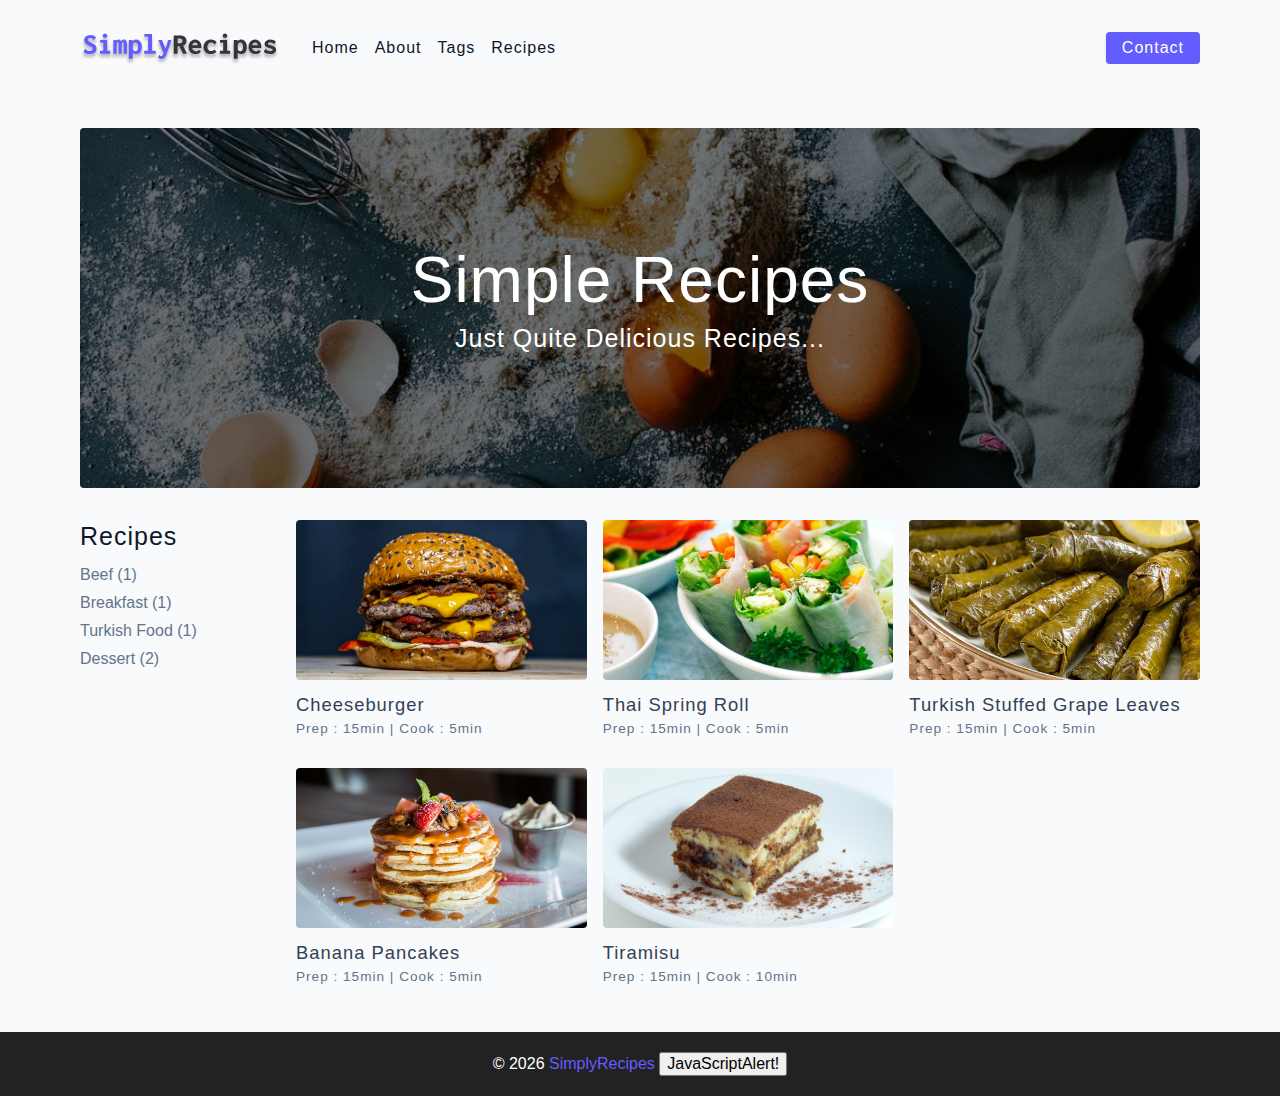
<file: food-recipies/final/index.html>
<!DOCTYPE html>
<html lang="en">
  <head>
    <meta charset="UTF-8" />
    <meta http-equiv="X-UA-Compatible" content="IE=edge" />
    <meta name="viewport" content="width=device-width, initial-scale=1.0" />
    <title>Simply Recipes || Final</title>
    <!-- favicon -->
    <link rel="shortcut icon" href="./assets/favicon.ico" type="image/x-icon" />
    <!-- normalize -->
    <link rel="stylesheet" href="./css/normalize.css" />
    <!-- font-awesome -->
    <link
      rel="stylesheet"
      href="https://cdnjs.cloudflare.com/ajax/libs/font-awesome/5.14.0/css/all.min.css"
    />
    <!-- main css -->
    <link rel="stylesheet" href="./css/main.css" />
  </head>
  <body>
    <!-- nav  -->
    <nav class="navbar">
      <div class="nav-center">
        <div class="nav-header">
          <a href="index.html" class="nav-logo">
            <img src="./assets/logo.svg" alt="simply recipes" />
          </a>
          <button class="nav-btn btn">
            <i class="fas fa-align-justify"></i>
          </button>
        </div>
        <div class="nav-links">
          <a href="index.html" class="nav-link"> home </a>
          <a href="about.html" class="nav-link"> about </a>
          <a href="tags.html" class="nav-link"> tags </a>
          <a href="recipes.html" class="nav-link"> recipes </a>

          <div class="nav-link contact-link">
            <a href="contact.html" class="btn"> contact </a>
          </div>
        </div>
      </div>
    </nav>
    <!-- end of nav -->
    <!-- main -->
    <main class="page">
      <!-- header -->
      <header class="hero">
        <div class="hero-container">
          <div class="hero-text">
            <h1>simple recipes</h1>
            <h4>Just quite delicious recipes...</h4>
          </div>
        </div>
      </header>
      <!-- end of header -->
      <section class="recipes-container">
        <!-- tag container -->
        <div class="tags-container">
          <h4>recipes</h4>
          <div class="tags-list">
            <a href="beef-tag.html">Beef (1)</a>
            <a href="breakfast-tag.html">Breakfast (1)</a>
            <a href="turkish-food-tag.html">Turkish Food (1)</a>
            <a href="dessert-tag.html">Dessert (2)</a>
          </div>
        </div>
        <!-- end of tag container -->
        <!-- recipes list -->
        <div class="recipes-list">
          <!-- single recipe -->
          <a href="cheeseburger-recipe.html" class="recipe">
            <img
              src="./assets/recipes/recipe-1.jpeg"
              class="img recipe-img"
              alt=""
            />
            <h5>Cheeseburger</h5>
            <p>Prep : 15min | Cook : 5min</p>
          </a>
          <!-- end of single recipe -->
          <!-- single recipe -->
          <a href="thai-spring-roll-recipe.html" class="recipe">
            <img
              src="./assets/recipes/recipe-2.jpeg"
              class="img recipe-img"
              alt=""
            />
            <h5>Thai Spring Roll</h5>
            <p>Prep : 15min | Cook : 5min</p>
          </a>
          <!-- end of single recipe -->
          <!-- single recipe -->
          <a href="turkish-stuffed-grape-leaves-recipe.html" class="recipe">
            <img
              src="./assets/recipes/recipe-3.jpeg"
              class="img recipe-img"
              alt=""
            />
            <h5>Turkish Stuffed Grape Leaves</h5>
            <p>Prep : 15min | Cook : 5min</p>
          </a>
          <!-- end of single recipe -->
          <!-- single recipe -->
          <a href="banana-pancakes-recipe.html" class="recipe">
            <img
              src="./assets/recipes/recipe-4.jpeg"
              class="img recipe-img"
              alt=""
            />
            <h5>Banana Pancakes</h5>
            <p>Prep : 15min | Cook : 5min</p>
          </a>
          <!-- end of single recipe -->
          <!-- single recipe -->
          <a href="tiramisu-recipe.html" class="recipe">
            <img
              src="./assets/recipes/recipe-5.jpeg"
              class="img recipe-img"
              alt=""
            />
            <h5>Tiramisu</h5>
            <p>Prep : 15min | Cook : 10min</p>
          </a>
          <!-- end of single recipe -->
        </div>
        <!-- end of recipes list -->
      </section>
    </main>
    <!-- end of main -->
    <!-- footer -->
    <footer class="page-footer">
      <p>
        &copy; <span id="date"></span>
        <span class="footer-logo">SimplyRecipes</span>
        <button type="button" onclick="javascript:alert('Alert from JavaScript!')">JavaScriptAlert!</button>
      </p>
    </footer>
    <script src="./js/app.js"></script>
  </body>
</html>
</file>
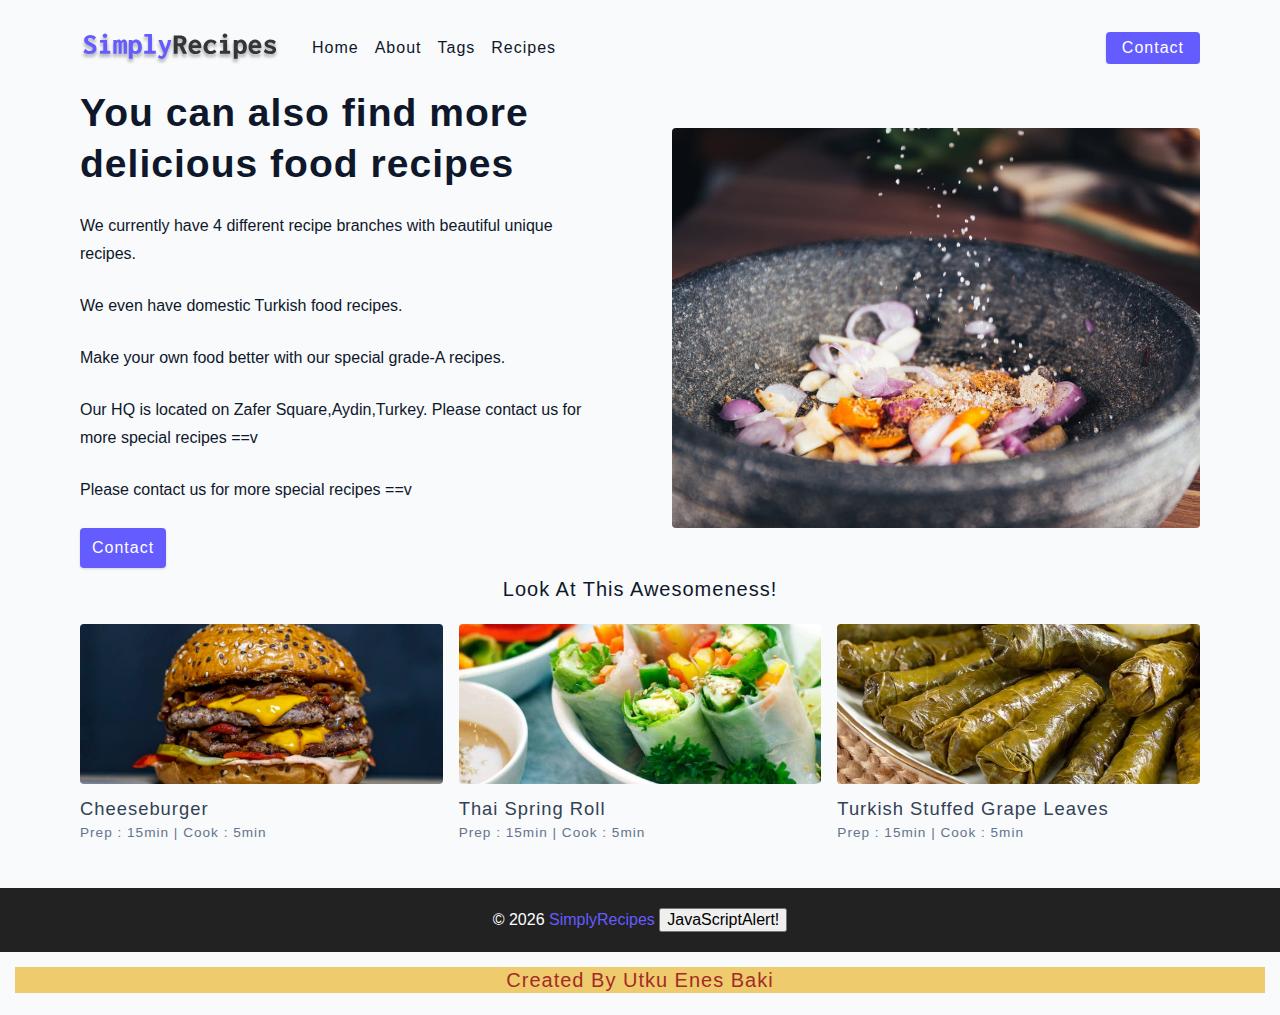
<file: food-recipies/final/about.html>
<!DOCTYPE html>
<html lang="en">
  <head>
    <meta charset="UTF-8" />
    <meta http-equiv="X-UA-Compatible" content="IE=edge" />
    <meta name="viewport" content="width=device-width, initial-scale=1.0" />
    <title>About || Final</title>
    <link rel="stylesheet" href="./css/specialdivision.css" />
    <!-- favicon -->
    <link rel="shortcut icon" href="./assets/favicon.ico" type="image/x-icon" />
    <!-- normalize -->
    <link rel="stylesheet" href="./css/normalize.css" />
    <!-- font-awesome -->
    <link
      rel="stylesheet"
      href="https://cdnjs.cloudflare.com/ajax/libs/font-awesome/5.14.0/css/all.min.css"
    />
    <!-- main css -->
    <link rel="stylesheet" href="./css/main.css" />
  </head>
  <body>
    <!-- nav  -->
    <nav class="navbar">
      <div class="nav-center">
        <div class="nav-header">
          <a href="index.html" class="nav-logo">
            <img src="./assets/logo.svg" alt="simply recipes" />
          </a>
          <button class="nav-btn btn">
            <i class="fas fa-align-justify"></i>
          </button>
        </div>
        <div class="nav-links">
          <a href="index.html" class="nav-link"> home </a>
          <a href="about.html" class="nav-link"> about </a>
          <a href="tags.html" class="nav-link"> tags </a>
          <a href="recipes.html" class="nav-link"> recipes </a>

          <div class="nav-link contact-link">
            <a href="contact.html" class="btn"> contact </a>
          </div>
        </div>
      </div>
    </nav>
    <!-- end of nav -->
    <main class="page">
      <section class="about-page">
        <article>
          <h2>You can also find more delicious food recipes</h2>
          <p>
            We currently have 4 different recipe branches with beautiful unique recipes.
          </p>
          <p>
            We even have domestic Turkish food recipes.
          </p>
          <p>
            Make your own food better with our special grade-A recipes.
          </p>
          <p>
            Our HQ is located on Zafer Square,Aydin,Turkey. Please contact us for more special recipes ==v
          </p>
          <p>
            Please contact us for more special recipes ==v
          </p>
          <a href="contact.html" class="btn"> contact </a>
        </article>
        <!-- needs fixes -->
        <img
          src="./assets/about.jpeg"
          alt="Person Pouring Salt in Bowl"
          class="img about-img"
        />
      </section>
      <section class="featured-recipes">
        <h5 class="featured-title">Look At This Awesomeness!</h5>
        <div class="recipes-list">
          <!-- single recipe -->
          <a href="cheeseburger-recipe.html" class="recipe">
            <img
              src="./assets/recipes/recipe-1.jpeg"
              class="img recipe-img"
              alt=""
            />
            <h5>Cheeseburger</h5>
            <p>Prep : 15min | Cook : 5min</p>
          </a>
          <!-- end of single recipe -->
          <!-- single recipe -->
          <a href="thai-spring-roll-recipe.html" class="recipe">
            <img
              src="./assets/recipes/recipe-2.jpeg"
              class="img recipe-img"
              alt=""
            />
            <h5>Thai Spring Roll</h5>
            <p>Prep : 15min | Cook : 5min</p>
          </a>
          <!-- end of single recipe -->
          <!-- single recipe -->
          <a href="turkish-stuffed-grape-leaves-recipe.html" class="recipe">
            <img
              src="./assets/recipes/recipe-3.jpeg"
              class="img recipe-img"
              alt=""
            />
            <h5>Turkish Stuffed Grape Leaves</h5>
            <p>Prep : 15min | Cook : 5min</p>
          </a>
          <!-- end of single recipe -->
        </div>
      </section>
    </main>
    <!-- footer -->
    <footer class="page-footer">
      <p>
        &copy; <span id="date"></span>
        <span class="footer-logo">SimplyRecipes</span>
        <button type="button" onclick="javascript:alert('Alert from JavaScript!')">JavaScriptAlert!</button>
      </p>
    </footer>
    <script src="./js/app.js"></script>
    <div id="specialdivision">
      <h5>Created By Utku Enes Baki</h5>
    </div>
  </body>
</html>
</file>
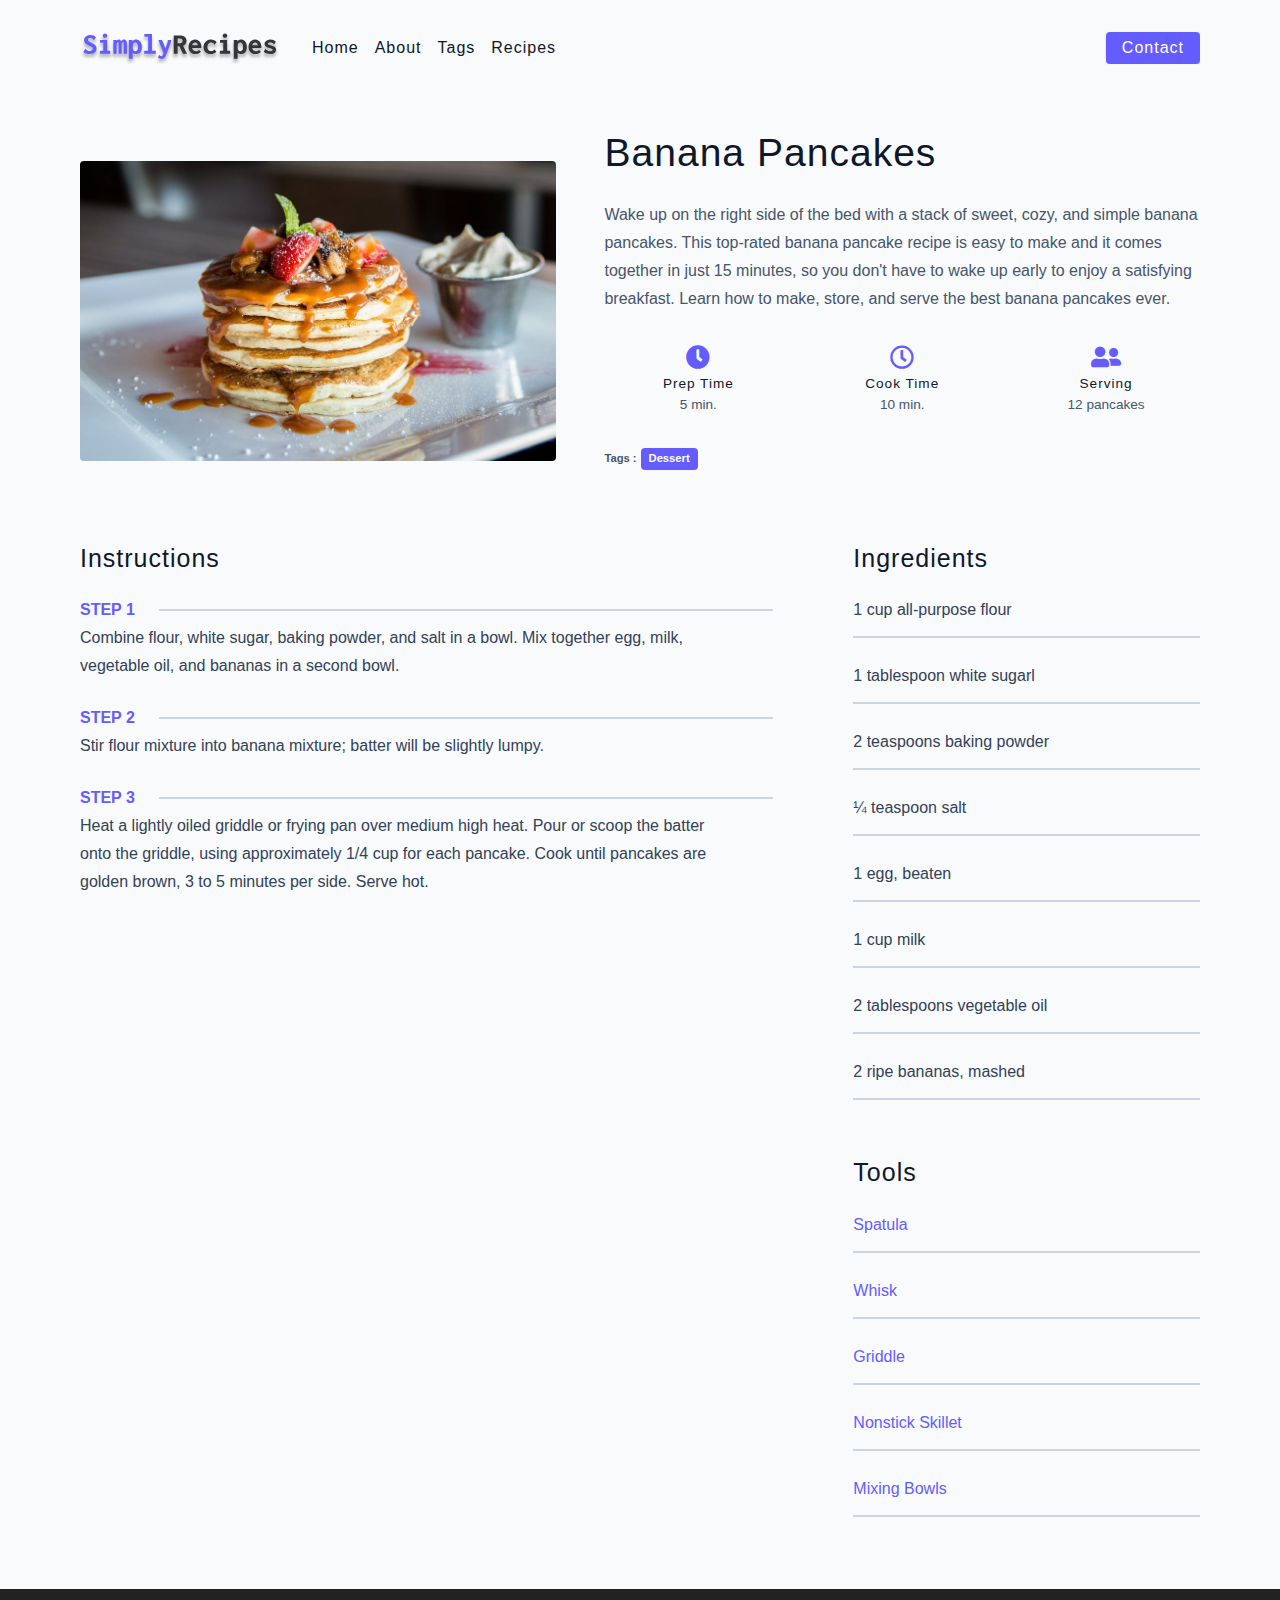
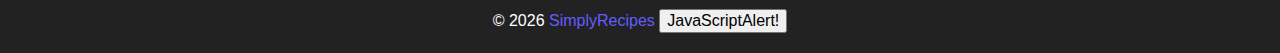
<file: food-recipies/final/banana-pancakes-recipe.html>
<!DOCTYPE html>
<html lang="en">
  <head>
    <meta charset="UTF-8" />
    <meta http-equiv="X-UA-Compatible" content="IE=edge" />
    <meta name="viewport" content="width=device-width, initial-scale=1.0" />
    <title>Single Recipe || Final</title>
    <!-- favicon -->
    <link rel="shortcut icon" href="./assets/favicon.ico" type="image/x-icon" />
    <!-- normalize -->
    <link rel="stylesheet" href="./css/normalize.css" />
    <!-- font-awesome -->
    <link
      rel="stylesheet"
      href="https://cdnjs.cloudflare.com/ajax/libs/font-awesome/5.14.0/css/all.min.css"
    />
    <!-- main css -->
    <link rel="stylesheet" href="./css/main.css" />
  </head>
  <body>
    <!-- nav  -->
    <nav class="navbar">
      <div class="nav-center">
        <div class="nav-header">
          <a href="index.html" class="nav-logo">
            <img src="./assets/logo.svg" alt="simply recipes" />
          </a>
          <button class="nav-btn btn">
            <i class="fas fa-align-justify"></i>
          </button>
        </div>
        <div class="nav-links">
          <a href="index.html" class="nav-link"> home </a>
          <a href="about.html" class="nav-link"> about </a>
          <a href="tags.html" class="nav-link"> tags </a>
          <a href="recipes.html" class="nav-link"> recipes </a>

          <div class="nav-link contact-link">
            <a href="contact.html" class="btn"> contact </a>
          </div>
        </div>
      </div>
    </nav>
    <!-- end of nav -->
    <main class="page">
      <div class="recipe-page">
        <section class="recipe-hero">
          <img
            src="./assets/recipes/recipe-4.jpeg"
            class="img recipe-hero-img"
          />
          <article class="recipe-info">
            <h2>Banana Pancakes</h2>
            <p>
              Wake up on the right side of the bed with a stack of sweet, cozy, and simple banana pancakes. 
              This top-rated banana pancake recipe is easy to make and it comes together in just 15 minutes, 
              so you don't have to wake up early to enjoy a satisfying breakfast. 
              Learn how to make, store, and serve the best banana pancakes ever. 
            </p>
            <div class="recipe-icons">
              <article>
                <i class="fas fa-clock"></i>
                <h5>prep time</h5>
                <p>5 min.</p>
              </article>
              <article>
                <i class="far fa-clock"></i>
                <h5>cook time</h5>
                <p>10 min.</p>
              </article>
              <article>
                <i class="fas fa-user-friends"></i>
                <h5>serving</h5>
                <p>12 pancakes</p>
              </article>
            </div>
            <p class="recipe-tags">
              Tags : 
              <a href="dessert-tag.html">dessert</a>
            </p>
          </article>
        </section>
        <!-- content -->
        <section class="recipe-content">
          <article>
            <h4>instructions</h4>
            <!-- single instruction -->
            <div class="single-instruction">
              <header>
                <p>step 1</p>
                <div></div>
              </header>
              <p>
                Combine flour, white sugar, baking powder, and salt in a bowl.
                Mix together egg, milk, vegetable oil, and bananas in a second bowl.
              </p>
            </div>
            <!-- end of single instruction -->
            <!-- single instruction -->
            <div class="single-instruction">
              <header>
                <p>step 2</p>
                <div></div>
              </header>
              <p>
                Stir flour mixture into banana mixture; batter will be slightly lumpy.
              </p>
            </div>
            <!-- end of single instruction -->
            <!-- single instruction -->
            <div class="single-instruction">
              <header>
                <p>step 3</p>
                <div></div>
              </header>
              <p>
                Heat a lightly oiled griddle or frying pan over medium high heat. 
                Pour or scoop the batter onto the griddle, using approximately 1/4 cup for each pancake. 
                Cook until pancakes are golden brown, 3 to 5 minutes per side. Serve hot.
              </p>
            </div>
            <!-- end of single instruction -->
          </article>
          <article class="second-column">
            <div>
              <h4>ingredients</h4>
              <p class="single-ingredient">1 cup all-purpose flour</p>
              <p class="single-ingredient">1 tablespoon white sugarl</p>
              <p class="single-ingredient">2 teaspoons baking powder</p>
              <p class="single-ingredient">¼ teaspoon salt</p>
              <p class="single-ingredient">1 egg, beaten</p>
              <p class="single-ingredient">1 cup milk</p>
              <p class="single-ingredient">2 tablespoons vegetable oil</p>
              <p class="single-ingredient">2 ripe bananas, mashed</p>
            </div>
            <div>
              <h4>tools</h4>
              <p class="single-tool">Spatula</p>
              <p class="single-tool">Whisk</p>
              <p class="single-tool">Griddle</p>
              <p class="single-tool">Nonstick Skillet</p>
              <p class="single-tool">Mixing Bowls</p>
            </div>
          </article>
        </section>
      </div>
    </main>
    <!-- footer -->
    <footer class="page-footer">
      <p>
        &copy; <span id="date"></span>
        <span class="footer-logo">SimplyRecipes</span>
        <button type="button" onclick="javascript:alert('Alert from JavaScript!')">JavaScriptAlert!</button>
    </footer>
    <script src="./js/app.js"></script>
  </body>
</html>
</file>
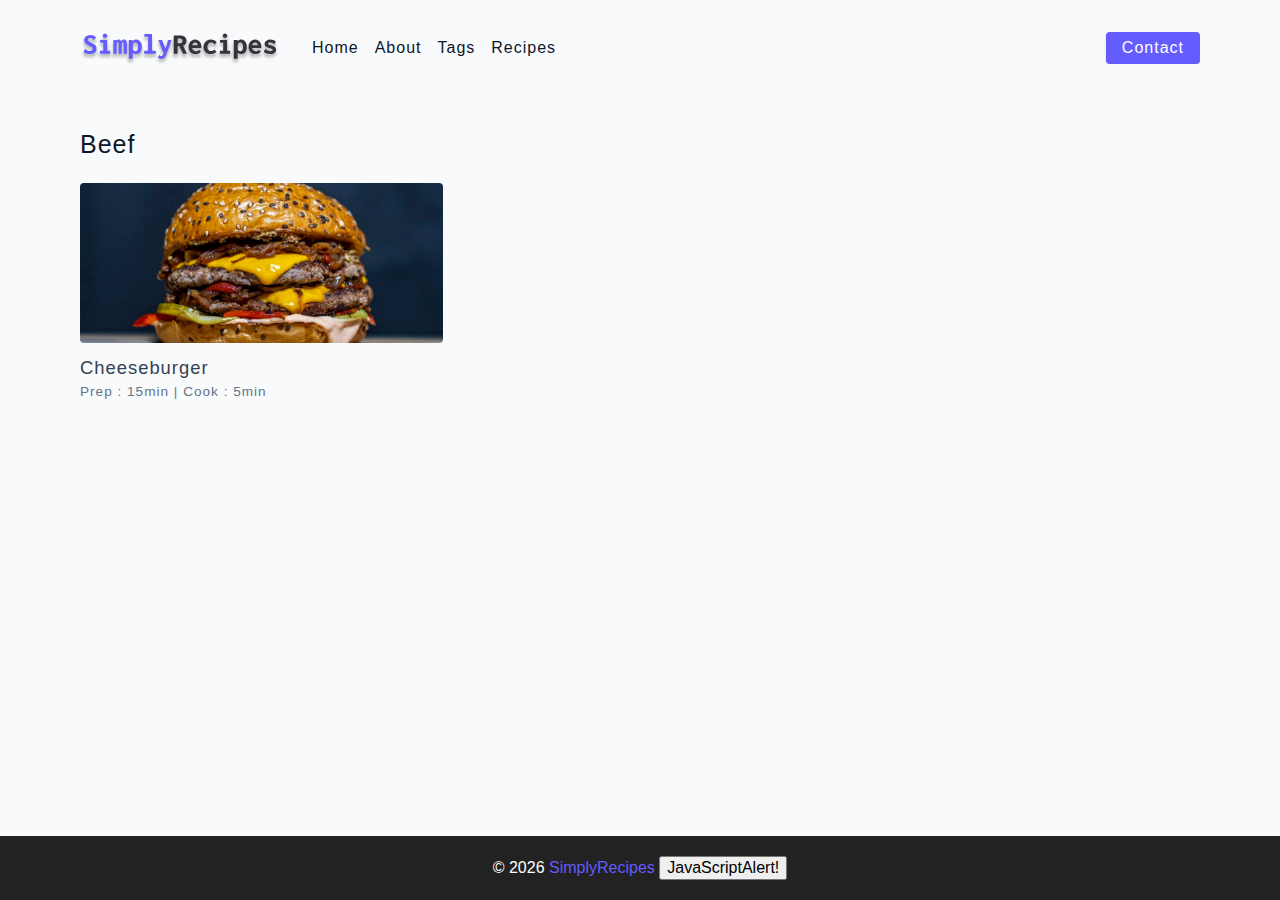
<file: food-recipies/final/beef-tag.html>
<!DOCTYPE html>
<html lang="en">
  <head>
    <meta charset="UTF-8" />
    <meta http-equiv="X-UA-Compatible" content="IE=edge" />
    <meta name="viewport" content="width=device-width, initial-scale=1.0" />
    <title>Recipe Template || Final</title>
    <!-- favicon -->
    <link rel="shortcut icon" href="./assets/favicon.ico" type="image/x-icon" />
    <!-- normalize -->
    <link rel="stylesheet" href="./css/normalize.css" />
    <!-- font-awesome -->
    <link
      rel="stylesheet"
      href="https://cdnjs.cloudflare.com/ajax/libs/font-awesome/5.14.0/css/all.min.css"
    />
    <!-- main css -->
    <link rel="stylesheet" href="./css/main.css" />
  </head>
  <body>
    <!-- nav  -->
    <nav class="navbar">
      <div class="nav-center">
        <div class="nav-header">
          <a href="index.html" class="nav-logo">
            <img src="./assets/logo.svg" alt="simply recipes" />
          </a>
          <button class="nav-btn btn">
            <i class="fas fa-align-justify"></i>
          </button>
        </div>
        <div class="nav-links">
          <a href="index.html" class="nav-link"> home </a>
          <a href="about.html" class="nav-link"> about </a>
          <a href="tags.html" class="nav-link"> tags </a>
          <a href="recipes.html" class="nav-link"> recipes </a>

          <div class="nav-link contact-link">
            <a href="contact.html" class="btn"> contact </a>
          </div>
        </div>
      </div>
    </nav>
    <!-- end of nav -->
    <main class="page">
      <div class="featured-recipes">
        <h4>Beef</h4>
          <!-- recipes list -->
        <div class="recipes-list">
          <!-- single recipe -->
          <a href="cheeseburger-recipe.html" class="recipe">
            <img
              src="./assets/recipes/recipe-1.jpeg"
              class="img recipe-img"
              alt=""
            />
            <h5>Cheeseburger</h5>
            <p>Prep : 15min | Cook : 5min</p>
          </a>
          <!-- end of single recipe -->
        </div>
        <!-- end of recipe list -->
      </div>
          
    </main>
    <!-- footer -->
    <footer class="page-footer">
      <p>
        &copy; <span id="date"></span>
        <span class="footer-logo">SimplyRecipes</span>
        <button type="button" onclick="javascript:alert('Alert from JavaScript!')">JavaScriptAlert!</button>
      </p>
    </footer>
    <script src="./js/app.js"></script>
  </body>
</html>
</file>
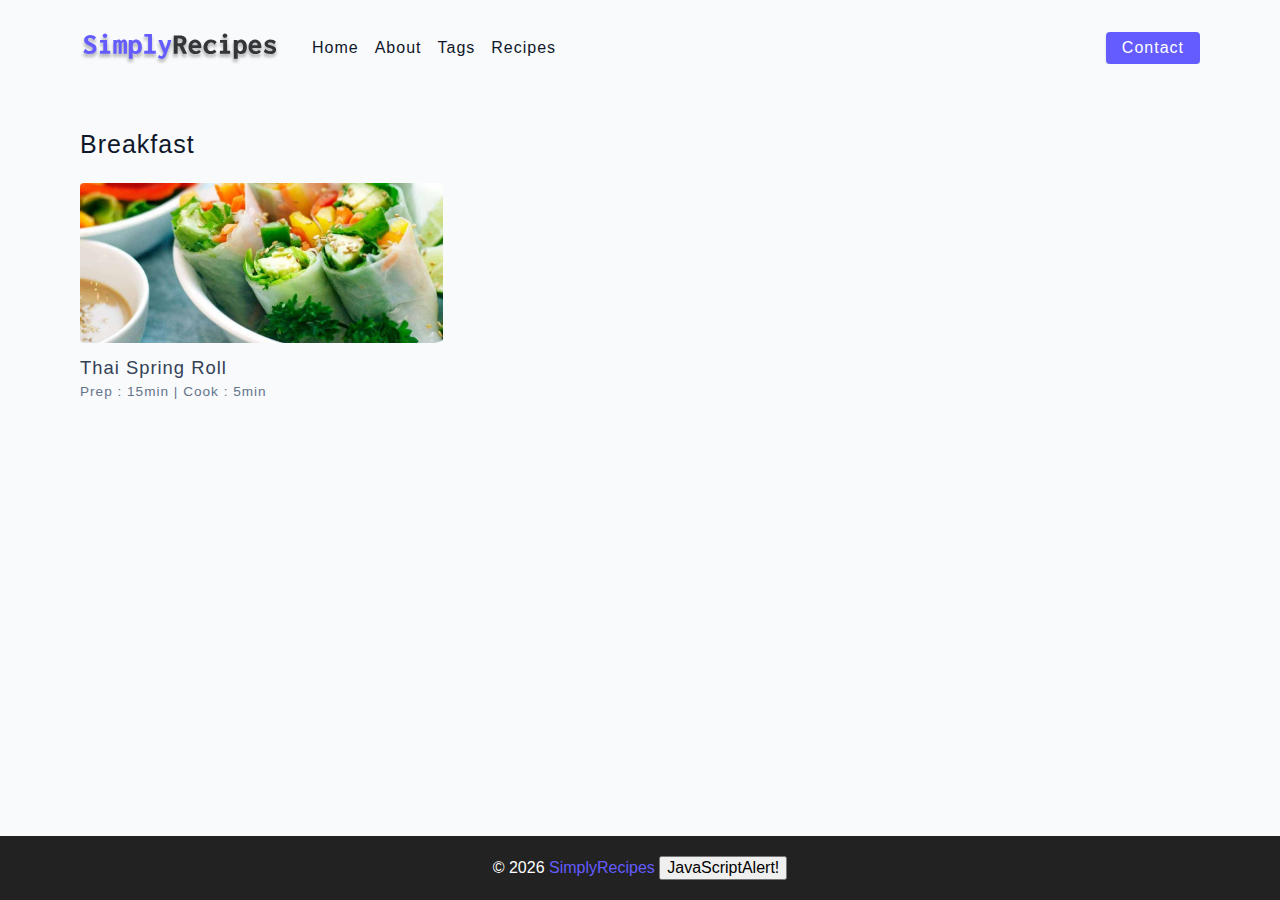
<file: food-recipies/final/breakfast-tag.html>
<!DOCTYPE html>
<html lang="en">
  <head>
    <meta charset="UTF-8" />
    <meta http-equiv="X-UA-Compatible" content="IE=edge" />
    <meta name="viewport" content="width=device-width, initial-scale=1.0" />
    <title>Recipe Template || Final</title>
    <!-- favicon -->
    <link rel="shortcut icon" href="./assets/favicon.ico" type="image/x-icon" />
    <!-- normalize -->
    <link rel="stylesheet" href="./css/normalize.css" />
    <!-- font-awesome -->
    <link
      rel="stylesheet"
      href="https://cdnjs.cloudflare.com/ajax/libs/font-awesome/5.14.0/css/all.min.css"
    />
    <!-- main css -->
    <link rel="stylesheet" href="./css/main.css" />
  </head>
  <body>
    <!-- nav  -->
    <nav class="navbar">
      <div class="nav-center">
        <div class="nav-header">
          <a href="index.html" class="nav-logo">
            <img src="./assets/logo.svg" alt="simply recipes" />
          </a>
          <button class="nav-btn btn">
            <i class="fas fa-align-justify"></i>
          </button>
        </div>
        <div class="nav-links">
          <a href="index.html" class="nav-link"> home </a>
          <a href="about.html" class="nav-link"> about </a>
          <a href="tags.html" class="nav-link"> tags </a>
          <a href="recipes.html" class="nav-link"> recipes </a>

          <div class="nav-link contact-link">
            <a href="contact.html" class="btn"> contact </a>
          </div>
        </div>
      </div>
    </nav>
    <!-- end of nav -->
    <main class="page">
      <div class="featured-recipes">
        <h4>Breakfast</h4>
          <!-- recipes list -->
        <div class="recipes-list">
          <!-- single recipe -->
          <a href="thai-spring-roll-recipe.html" class="recipe">
            <img
              src="./assets/recipes/recipe-2.jpeg"
              class="img recipe-img"
              alt=""
            />
            <h5>Thai Spring Roll</h5>
            <p>Prep : 15min | Cook : 5min</p>
          </a>
          <!-- end of single recipe -->
        </div>
        <!-- end of recipe list -->
      </div>
          
    </main>
    <!-- footer -->
    <footer class="page-footer">
      <p>
        &copy; <span id="date"></span>
        <span class="footer-logo">SimplyRecipes</span>
        <button type="button" onclick="javascript:alert('Alert from JavaScript!')">JavaScriptAlert!</button>
      </p>
    </footer>
    <script src="./js/app.js"></script>
  </body>
</html>
</file>
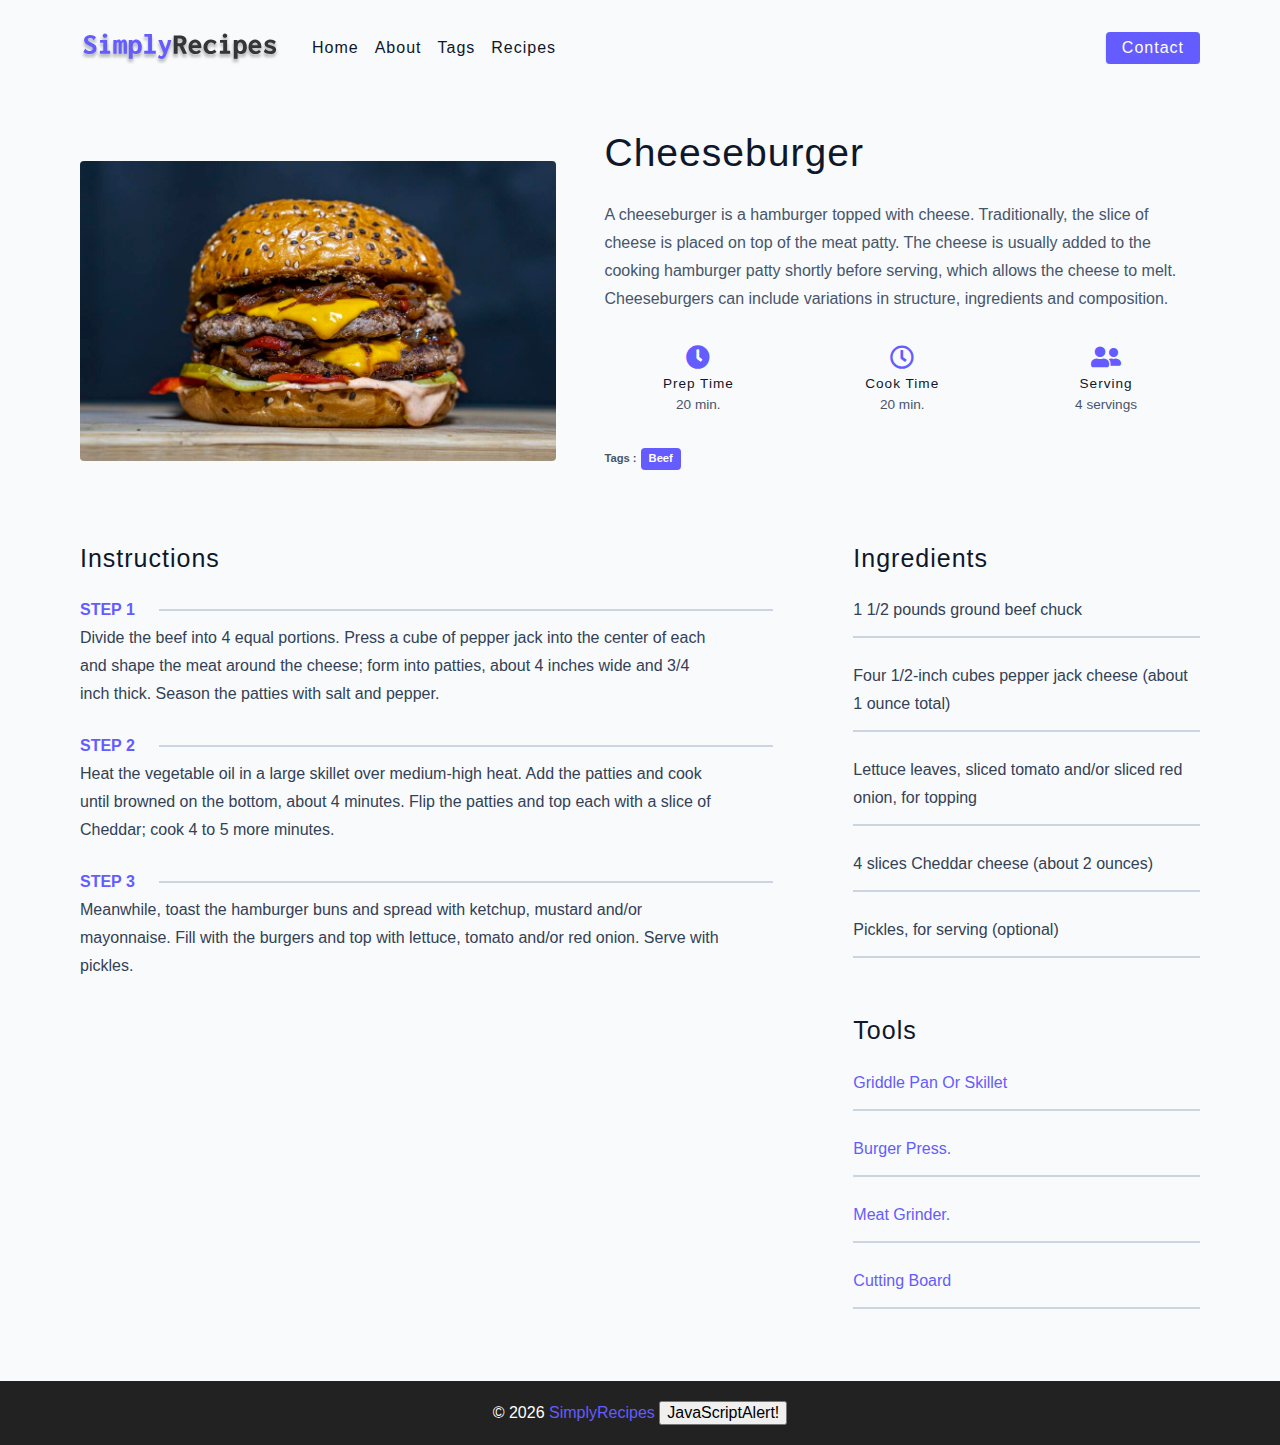
<file: food-recipies/final/cheeseburger-recipe.html>
<!DOCTYPE html>
<html lang="en">
  <head>
    <meta charset="UTF-8" />
    <meta http-equiv="X-UA-Compatible" content="IE=edge" />
    <meta name="viewport" content="width=device-width, initial-scale=1.0" />
    <title>Single Recipe || Final</title>
    <!-- favicon -->
    <link rel="shortcut icon" href="./assets/favicon.ico" type="image/x-icon" />
    <!-- normalize -->
    <link rel="stylesheet" href="./css/normalize.css" />
    <!-- font-awesome -->
    <link
      rel="stylesheet"
      href="https://cdnjs.cloudflare.com/ajax/libs/font-awesome/5.14.0/css/all.min.css"
    />
    <!-- main css -->
    <link rel="stylesheet" href="./css/main.css" />
  </head>
  <body>
    <!-- nav  -->
    <nav class="navbar">
      <div class="nav-center">
        <div class="nav-header">
          <a href="index.html" class="nav-logo">
            <img src="./assets/logo.svg" alt="simply recipes" />
          </a>
          <button class="nav-btn btn">
            <i class="fas fa-align-justify"></i>
          </button>
        </div>
        <div class="nav-links">
          <a href="index.html" class="nav-link"> home </a>
          <a href="about.html" class="nav-link"> about </a>
          <a href="tags.html" class="nav-link"> tags </a>
          <a href="recipes.html" class="nav-link"> recipes </a>

          <div class="nav-link contact-link">
            <a href="contact.html" class="btn"> contact </a>
          </div>
        </div>
      </div>
    </nav>
    <!-- end of nav -->
    <main class="page">
      <div class="recipe-page">
        <section class="recipe-hero">
          <img
            src="./assets/recipes/recipe-1.jpeg"
            class="img recipe-hero-img"
          />
          <article class="recipe-info">
            <h2>Cheeseburger</h2>
            <p>
              A cheeseburger is a hamburger topped with cheese. 
              Traditionally, the slice of cheese is placed on top of the meat patty. 
              The cheese is usually added to the cooking hamburger patty shortly before serving, which allows the cheese to melt. 
              Cheeseburgers can include variations in structure, ingredients and composition.  
            </p>
            <div class="recipe-icons">
              <article>
                <i class="fas fa-clock"></i>
                <h5>prep time</h5>
                <p>20 min.</p>
              </article>
              <article>
                <i class="far fa-clock"></i>
                <h5>cook time</h5>
                <p>20 min.</p>
              </article>
              <article>
                <i class="fas fa-user-friends"></i>
                <h5>serving</h5>
                <p>4 servings</p>
              </article>
            </div>
            <p class="recipe-tags">
              Tags : <a href="beef-tag.html">beef</a>
            </p>
          </article>
        </section>
        <!-- content -->
        <section class="recipe-content">
          <article>
            <h4>instructions</h4>
            <!-- single instruction -->
            <div class="single-instruction">
              <header>
                <p>step 1</p>
                <div></div>
              </header>
              <p>
              Divide the beef into 4 equal portions. 
              Press a cube of pepper jack into the center of each and shape the meat around the cheese; 
              form into patties, about 4 inches wide and 3/4 inch thick. 
              Season the patties with salt and pepper.
              </p>
            </div>
            <!-- end of single instruction -->
            <!-- single instruction -->
            <div class="single-instruction">
              <header>
                <p>step 2</p>
                <div></div>
              </header>
              <p>
              Heat the vegetable oil in a large skillet over medium-high heat. 
              Add the patties and cook until browned on the bottom, about 4 minutes. 
              Flip the patties and top each with a slice of Cheddar; cook 4 to 5 more minutes.
              </p>
            </div>
            <!-- end of single instruction -->
            <!-- single instruction -->
            <div class="single-instruction">
              <header>
                <p>step 3</p>
                <div></div>
              </header>
              <p>
              Meanwhile, toast the hamburger buns and spread with ketchup, mustard and/or mayonnaise. 
              Fill with the burgers and top with lettuce, tomato and/or red onion. Serve with pickles.
              </p>
            </div>
            <!-- end of single instruction -->
          </article>
          <article class="second-column">
            <div>
              <h4>ingredients</h4>
              <p class="single-ingredient">1 1/2 pounds ground beef chuck</p>
              <p class="single-ingredient">Four 1/2-inch cubes pepper jack cheese (about 1 ounce total)</p>
              <p class="single-ingredient">Lettuce leaves, sliced tomato and/or sliced red onion, for topping</p>
              <p class="single-ingredient">4 slices Cheddar cheese (about 2 ounces)</p>
              <p class="single-ingredient">Pickles, for serving (optional)</p>
            </div>
            <div>
              <h4>tools</h4>
              <p class="single-tool">Griddle pan or skillet</p>
              <p class="single-tool">Burger press.</p>
              <p class="single-tool">Meat grinder.</p>
              <p class="single-tool">Cutting Board</p>
            </div>
          </article>
        </section>
      </div>
    </main>
    <!-- footer -->
    <footer class="page-footer">
      <p>
        &copy; <span id="date"></span>
        <span class="footer-logo">SimplyRecipes</span>
        <button type="button" onclick="javascript:alert('Alert from JavaScript!')">JavaScriptAlert!</button>
    </footer>
    <script src="./js/app.js"></script>
  </body>
</html>
</file>
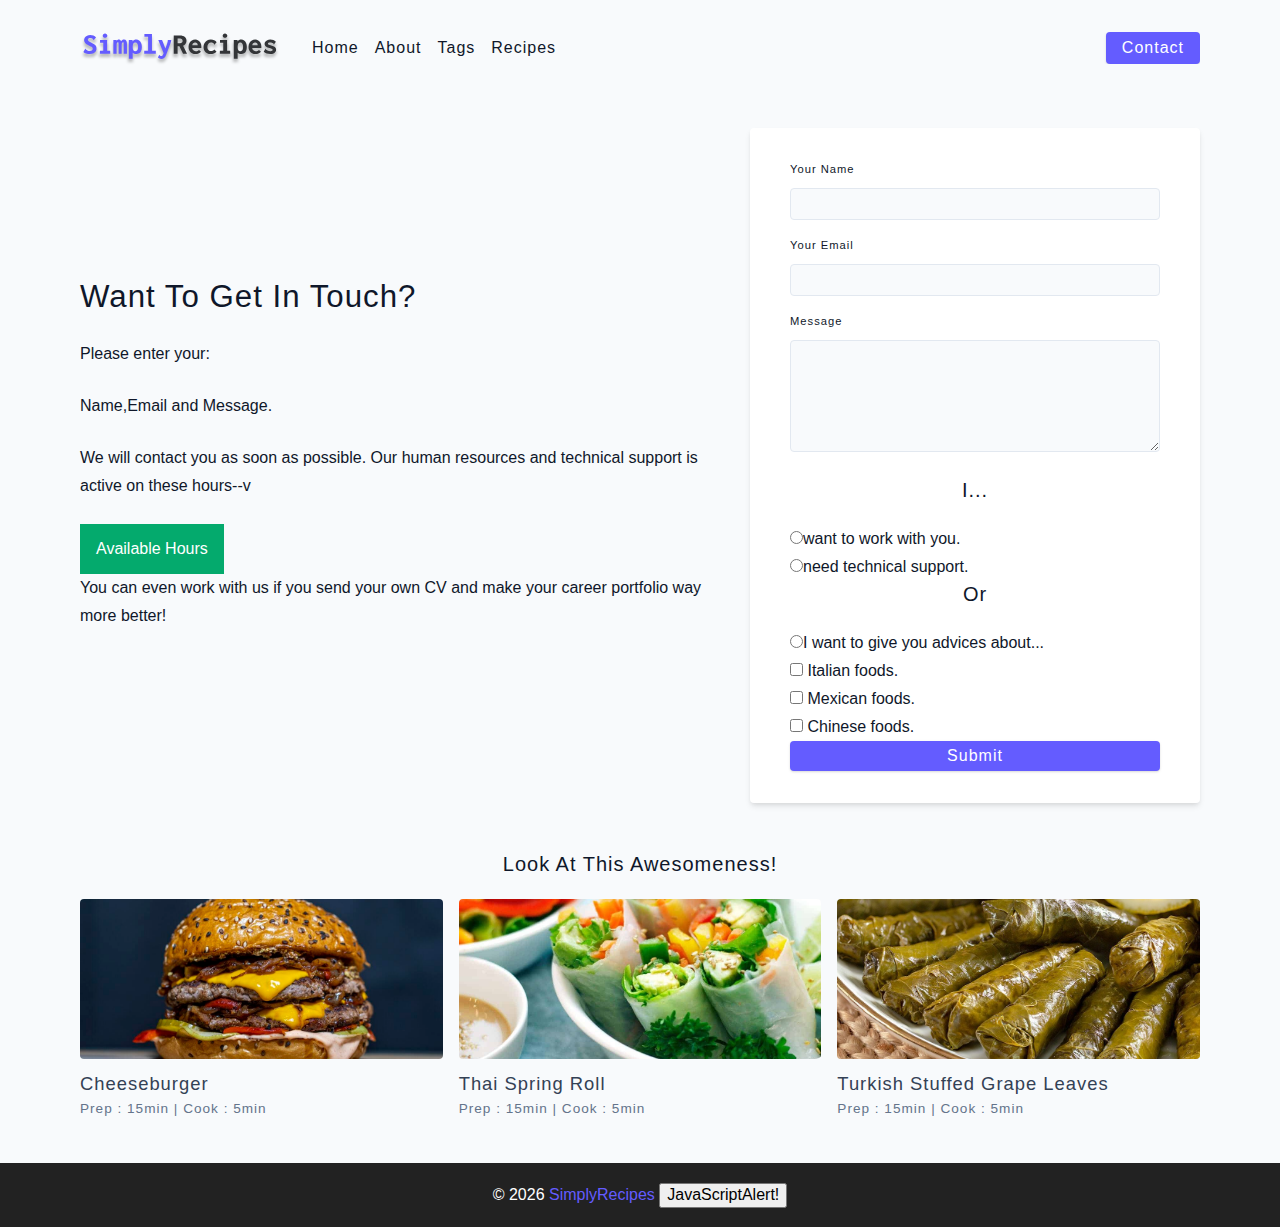
<file: food-recipies/final/contact.html>
<!DOCTYPE html>
<html lang="en">
  <head>
    <meta charset="UTF-8" />
    <meta http-equiv="X-UA-Compatible" content="IE=edge" />
    <meta name="viewport" content="width=device-width, initial-scale=1.0" />
    <title>Contact || Final</title>
    <!-- favicon -->
    <link rel="shortcut icon" href="./assets/favicon.ico" type="image/x-icon" />
    <!-- normalize -->
    <link rel="stylesheet" href="./css/normalize.css" />
    <!-- font-awesome -->
    <link
      rel="stylesheet"
      href="https://cdnjs.cloudflare.com/ajax/libs/font-awesome/5.14.0/css/all.min.css"
    />
    <!-- main css -->
    <link rel="stylesheet" href="./css/main.css" />
  </head>
  <body>
    <!-- nav  -->
    <nav class="navbar">
      <div class="nav-center">
        <div class="nav-header">
          <a href="index.html" class="nav-logo">
            <img src="./assets/logo.svg" alt="simply recipes" />
          </a>
          <button class="nav-btn btn">
            <i class="fas fa-align-justify"></i>
          </button>
        </div>
        <div class="nav-links">
          <a href="index.html" class="nav-link"> home </a>
          <a href="about.html" class="nav-link"> about </a>
          <a href="tags.html" class="nav-link"> tags </a>
          <a href="recipes.html" class="nav-link"> recipes </a>

          <div class="nav-link contact-link">
            <a href="contact.html" class="btn"> contact </a>
          </div>
        </div>
      </div>
    </nav>
    <!-- end of nav -->
    <main class="page">
     <section class="contact-container">
          <article class="contact-info">
            <h3>Want To Get In Touch?</h3>
            <p>
              Please enter your:
            </p>
            <p>Name,Email and Message.</p>
            <p>
              We will contact you as soon as possible.
              Our human resources and technical support is active on these hours--v
            </p>
            <div class="dropdown">
              <button class="dropbtn">Available Hours</button>
              <div class="dropdown-content">
                <a>Mid-Week:08.00-17.00</a>
                <a>Weekend:08.00-15.00</a>
              </div>
            </div>
            <p>
              You can even work with us if you send your own CV
              and make your career portfolio way more better!
            </p>
          </article>
          <article>
            <form class="form contact-form">
              <div class="form-row">
                <label html="name" class="form-label">your name</label>
                <input type="text" name="name" id="name" class="form-input" />
              </div>
              <div class="form-row">
                <label html="email" class="form-label">your email</label>
                <input type="text" name="email" id="email" class="form-input" />
              </div>
              <div class="form-row">
                <label html="message" class="form-label">message</label>
                <textarea name="message" id="message" class="form-textarea"></textarea>
              </div>
              <h5 class="featured-title">I...</h5>
              <div>
                <input type="radio" name = ".." value="..">want to work with you. </br>
                <input type="radio" name = ".." value="..">need technical support. </br>
                <h5 class="featured-title">or</h5>
                <input type="radio" name = ".." value="..">I want to give you advices about... </br>
              </div>
              <div>
                <input type="checkbox" id="gender1" name="gender1" value="M">
                <label for="gender1">Italian foods.</label><br>
              </div>
              <div>
                <input type="checkbox" id="gender2" name="gender2" value="F">
                <label for="gender2">Mexican foods.</label><br>
              </div>
              <div>
                <input type="checkbox" id="gender2" name="gender2" value="F">
                <label for="gender2">Chinese foods.</label><br>
              </div>
              <button type="submit" class="btn btn-block">
                submit
              </button>
            </form>
          </article>
        </section>
     <!-- featured recipes -->
       <section class="featured-recipes">
        <h5 class="featured-title">Look At This Awesomeness!</h5>
        <div class="recipes-list">
          <!-- single recipe -->
          <a href="cheeseburger-recipe.html" class="recipe">
            <img
              src="./assets/recipes/recipe-1.jpeg"
              class="img recipe-img"
              alt=""
            />
            <h5>Cheeseburger</h5>
            <p>Prep : 15min | Cook : 5min</p>
          </a>
          <!-- end of single recipe -->
          <!-- single recipe -->
          <a href="thai-spring-roll-recipe.html" class="recipe">
            <img
              src="./assets/recipes/recipe-2.jpeg"
              class="img recipe-img"
              alt=""
            />
            <h5>Thai Spring Roll</h5>
            <p>Prep : 15min | Cook : 5min</p>
          </a>
          <!-- end of single recipe -->
          <!-- single recipe -->
          <a href="turkish-stuffed-grape-leaves-recipe.html" class="recipe">
            <img
              src="./assets/recipes/recipe-3.jpeg"
              class="img recipe-img"
              alt=""
            />
            <h5>Turkish Stuffed Grape Leaves</h5>
            <p>Prep : 15min | Cook : 5min</p>
          </a>
          <!-- end of single recipe -->
        </div>
      </section>
    </main>
    <!-- footer -->
    <footer class="page-footer">
      <p>
        &copy; <span id="date"></span>
        <span class="footer-logo">SimplyRecipes</span>
        <button type="button" onclick="javascript:alert('Alert from JavaScript!')">JavaScriptAlert!</button>
      </p>
    </footer>
    <script src="./js/app.js"></script>
  </body>
</html>
</file>
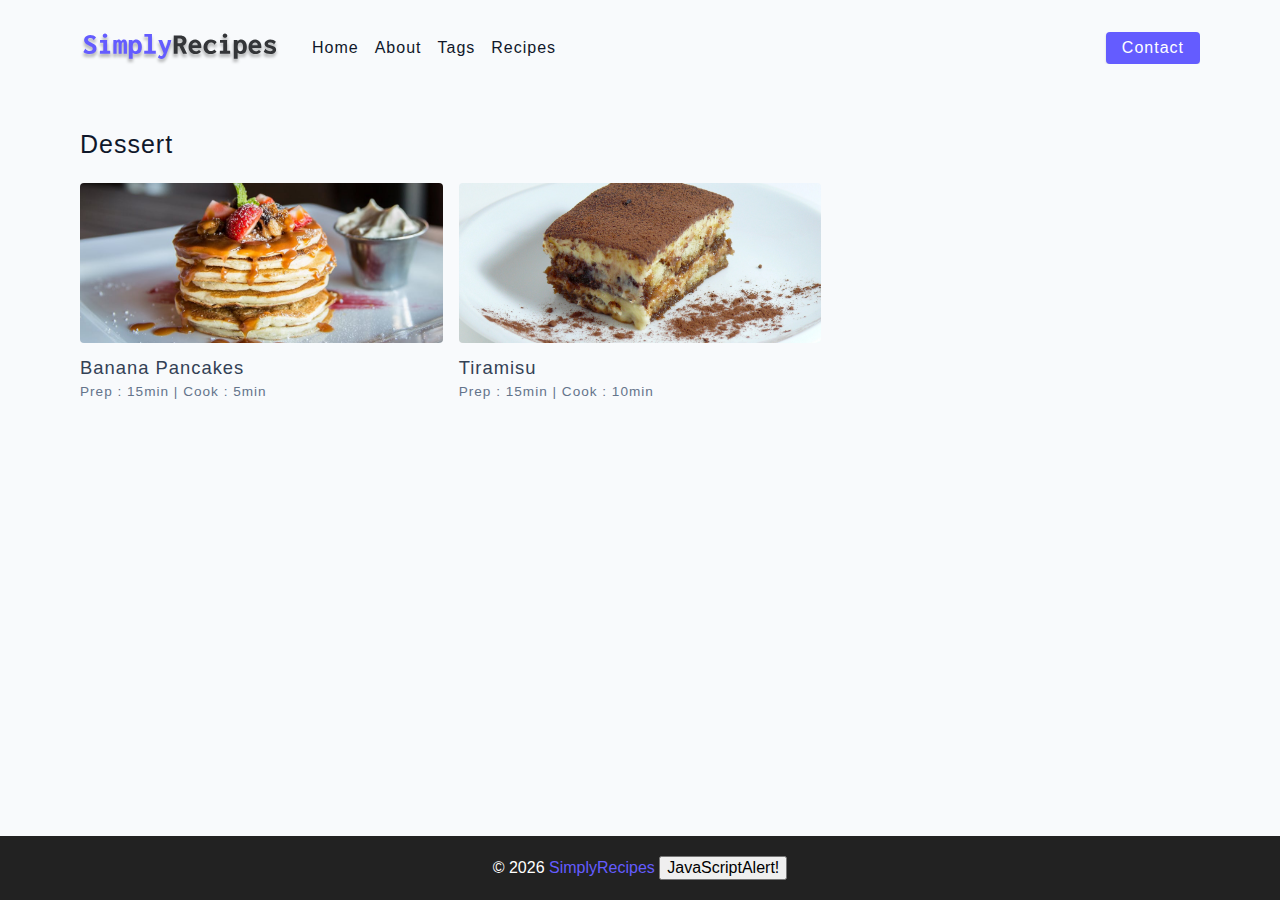
<file: food-recipies/final/dessert-tag.html>
<!DOCTYPE html>
<html lang="en">
  <head>
    <meta charset="UTF-8" />
    <meta http-equiv="X-UA-Compatible" content="IE=edge" />
    <meta name="viewport" content="width=device-width, initial-scale=1.0" />
    <title>Recipe Template || Final</title>
    <!-- favicon -->
    <link rel="shortcut icon" href="./assets/favicon.ico" type="image/x-icon" />
    <!-- normalize -->
    <link rel="stylesheet" href="./css/normalize.css" />
    <!-- font-awesome -->
    <link
      rel="stylesheet"
      href="https://cdnjs.cloudflare.com/ajax/libs/font-awesome/5.14.0/css/all.min.css"
    />
    <!-- main css -->
    <link rel="stylesheet" href="./css/main.css" />
  </head>
  <body>
    <!-- nav  -->
    <nav class="navbar">
      <div class="nav-center">
        <div class="nav-header">
          <a href="index.html" class="nav-logo">
            <img src="./assets/logo.svg" alt="simply recipes" />
          </a>
          <button class="nav-btn btn">
            <i class="fas fa-align-justify"></i>
          </button>
        </div>
        <div class="nav-links">
          <a href="index.html" class="nav-link"> home </a>
          <a href="about.html" class="nav-link"> about </a>
          <a href="tags.html" class="nav-link"> tags </a>
          <a href="recipes.html" class="nav-link"> recipes </a>

          <div class="nav-link contact-link">
            <a href="contact.html" class="btn"> contact </a>
          </div>
        </div>
      </div>
    </nav>
    <!-- end of nav -->
    <main class="page">
      <div class="featured-recipes">
        <h4>Dessert</h4>
          <!-- recipes list -->
        <div class="recipes-list">
          <!-- single recipe -->
          <a href="banana-pancakes-recipe.html" class="recipe">
            <img
              src="./assets/recipes/recipe-4.jpeg"
              class="img recipe-img"
              alt=""
            />
            <h5>Banana Pancakes</h5>
            <p>Prep : 15min | Cook : 5min</p>
          </a>
          <!-- end of single recipe -->
          <!-- single recipe -->
          <a href="tiramisu-recipe.html" class="recipe">
            <img
              src="./assets/recipes/recipe-5.jpeg"
              class="img recipe-img"
              alt=""
            />
            <h5>Tiramisu</h5>
            <p>Prep : 15min | Cook : 10min</p>
          </a>
          <!-- end of single recipe -->
        </div>
        <!-- end of recipe list -->
      </div>
          
    </main>
    <!-- footer -->
    <footer class="page-footer">
      <p>
        &copy; <span id="date"></span>
        <span class="footer-logo">SimplyRecipes</span>
        <button type="button" onclick="javascript:alert('Alert from JavaScript!')">JavaScriptAlert!</button>
      </p>
    </footer>
    <script src="./js/app.js"></script>
  </body>
</html>
</file>
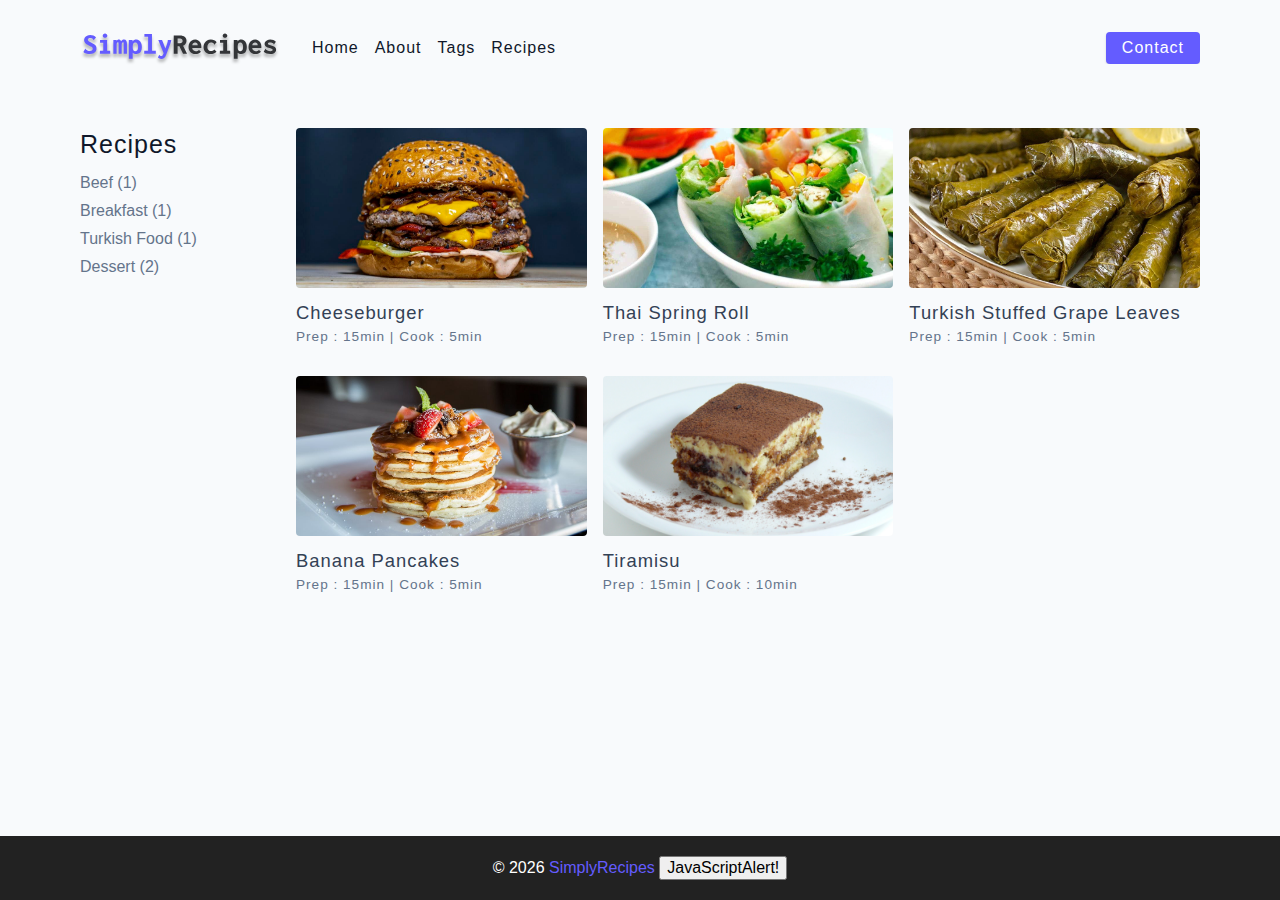
<file: food-recipies/final/recipes.html>
<!DOCTYPE html>
<html lang="en">
  <head>
    <meta charset="UTF-8" />
    <meta http-equiv="X-UA-Compatible" content="IE=edge" />
    <meta name="viewport" content="width=device-width, initial-scale=1.0" />
    <title>Recipes || Final</title>
    <!-- favicon -->
    <link rel="shortcut icon" href="./assets/favicon.ico" type="image/x-icon" />
    <!-- normalize -->
    <link rel="stylesheet" href="./css/normalize.css" />
    <link
      rel="stylesheet"
      href="https://cdnjs.cloudflare.com/ajax/libs/font-awesome/5.14.0/css/all.min.css"
    />
    <!-- main css -->
    <link rel="stylesheet" href="./css/main.css" />
  </head>
  <body>
    <!-- nav  -->
    <nav class="navbar">
      <div class="nav-center">
        <div class="nav-header">
          <a href="index.html" class="nav-logo">
            <img src="./assets/logo.svg" alt="simply recipes" />
          </a>
          <button class="nav-btn btn">
            <i class="fas fa-align-justify"></i>
          </button>
        </div>
        <div class="nav-links">
          <a href="index.html" class="nav-link"> home </a>
          <a href="about.html" class="nav-link"> about </a>
          <a href="tags.html" class="nav-link"> tags </a>
          <a href="recipes.html" class="nav-link"> recipes </a>

          <div class="nav-link contact-link">
            <a href="contact.html" class="btn"> contact </a>
          </div>
        </div>
      </div>
    </nav>
    <!-- end of nav -->
    <!-- main -->
    <main class="page">
      <section class="recipes-container">
        <!-- tag container -->
        <div class="tags-container">
          <h4>recipes</h4>
          <div class="tags-list">
            <a href="beef-tag.html">Beef (1)</a>
            <a href="breakfast-tag.html">Breakfast (1)</a>
            <a href="turkish-food-tag.html">Turkish Food (1)</a>
            <a href="dessert-tag.html">Dessert (2)</a>
          </div>
        </div>
        <!-- end of tag container -->
        <!-- recipes list -->
        <div class="recipes-list">
          <!-- single recipe -->
          <a href="cheeseburger-recipe.html" class="recipe">
            <img
              src="./assets/recipes/recipe-1.jpeg"
              class="img recipe-img"
              alt=""
            />
            <h5>Cheeseburger</h5>
            <p>Prep : 15min | Cook : 5min</p>
          </a>
          <!-- end of single recipe -->
          <!-- single recipe -->
          <a href="thai-spring-roll-recipe.html" class="recipe">
            <img
              src="./assets/recipes/recipe-2.jpeg"
              class="img recipe-img"
              alt=""
            />
            <h5>Thai Spring Roll</h5>
            <p>Prep : 15min | Cook : 5min</p>
          </a>
          <!-- end of single recipe -->
          <!-- single recipe -->
          <a href="turkish-stuffed-grape-leaves-recipe.html" class="recipe">
            <img
              src="./assets/recipes/recipe-3.jpeg"
              class="img recipe-img"
              alt=""
            />
            <h5>Turkish Stuffed Grape Leaves</h5>
            <p>Prep : 15min | Cook : 5min</p>
          </a>
          <!-- end of single recipe -->
          <!-- single recipe -->
          <a href="banana-pancakes-recipe.html" class="recipe">
            <img
              src="./assets/recipes/recipe-4.jpeg"
              class="img recipe-img"
              alt=""
            />
            <h5>Banana Pancakes</h5>
            <p>Prep : 15min | Cook : 5min</p>
          </a>
          <!-- end of single recipe -->
          <!-- single recipe -->
          <a href="tiramisu-recipe.html" class="recipe">
            <img
              src="./assets/recipes/recipe-5.jpeg"
              class="img recipe-img"
              alt=""
            />
            <h5>Tiramisu</h5>
            <p>Prep : 15min | Cook : 10min</p>
          </a>
          <!-- end of single recipe -->
        </div>
      </section>
    </main>
    <!-- end of main -->
    <!-- footer -->
    <footer class="page-footer">
      <p>
        &copy; <span id="date"></span>
        <span class="footer-logo">SimplyRecipes</span>
        <button type="button" onclick="javascript:alert('Alert from JavaScript!')">JavaScriptAlert!</button>
      </p>
    </footer>
    <script src="./js/app.js"></script>
  </body>
</html>
</file>
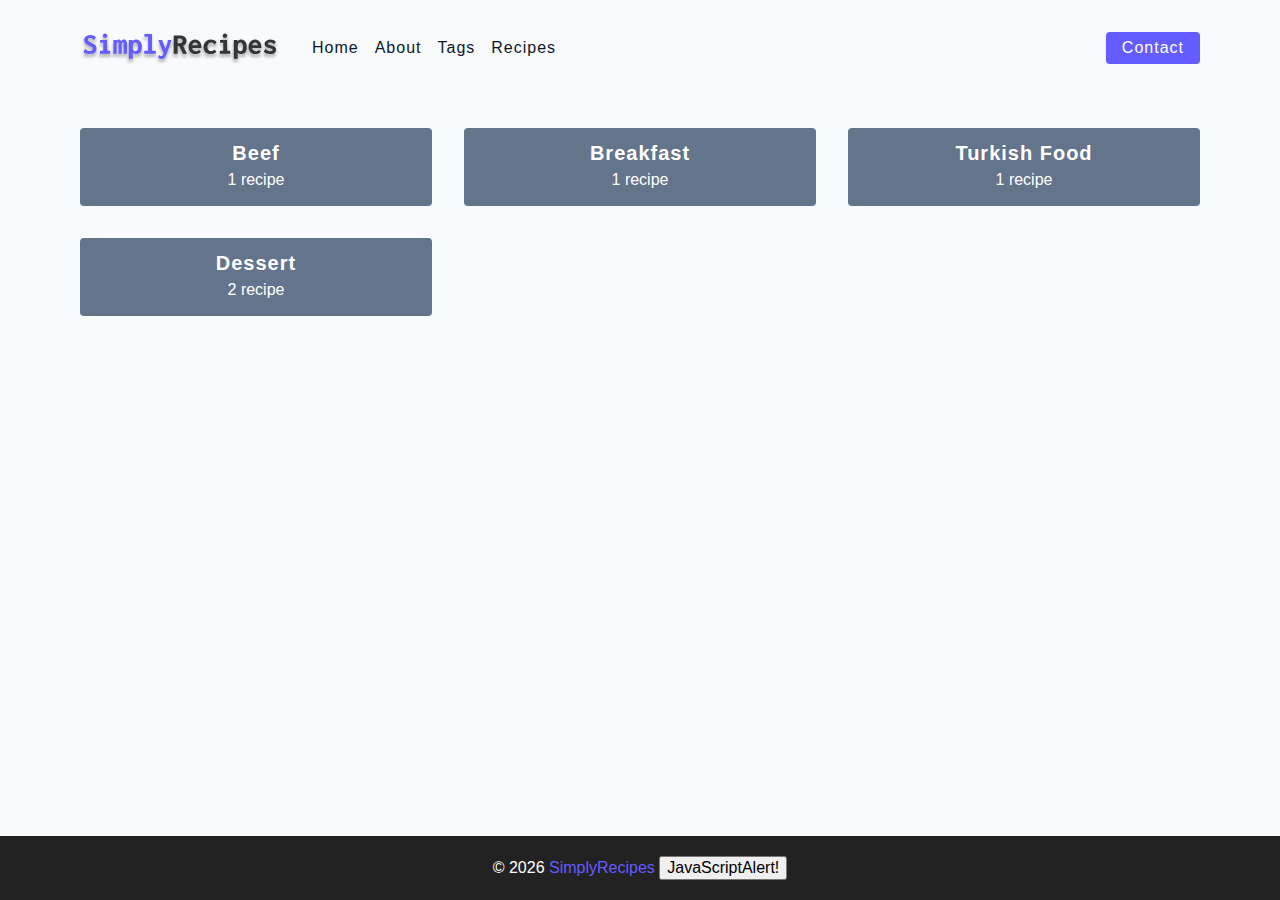
<file: food-recipies/final/tags.html>
<!DOCTYPE html>
<html lang="en">
  <head>
    <meta charset="UTF-8" />
    <meta http-equiv="X-UA-Compatible" content="IE=edge" />
    <meta name="viewport" content="width=device-width, initial-scale=1.0" />
    <title>Tags || Final</title>
    <!-- favicon -->
    <link rel="shortcut icon" href="./assets/favicon.ico" type="image/x-icon" />
    <!-- normalize -->
    <link rel="stylesheet" href="./css/normalize.css" />
    <!-- font-awesome -->
    <link
      rel="stylesheet"
      href="https://cdnjs.cloudflare.com/ajax/libs/font-awesome/5.14.0/css/all.min.css"
    />
    <!-- main css -->
    <link rel="stylesheet" href="./css/main.css" />
  </head>
  <body>
    <!-- nav  -->
    <nav class="navbar">
      <div class="nav-center">
        <div class="nav-header">
          <a href="index.html" class="nav-logo">
            <img src="./assets/logo.svg" alt="simply recipes" />
          </a>
          <button class="nav-btn btn">
            <i class="fas fa-align-justify"></i>
          </button>
        </div>
        <div class="nav-links">
          <a href="index.html" class="nav-link"> home </a>
          <a href="about.html" class="nav-link"> about </a>
          <a href="tags.html" class="nav-link"> tags </a>
          <a href="recipes.html" class="nav-link"> recipes </a>

          <div class="nav-link contact-link">
            <a href="contact.html" class="btn"> contact </a>
          </div>
        </div>
      </div>
    </nav>
    <!-- end of nav -->
    <main class="page">
         <section class="tags-wrapper">
          <!-- single tag -->
              <a href="beef-tag.html" class="tag">
                <h5>beef</h5>
                <p>1 recipe</p>
              </a>
            <!-- end of single tag -->
          <!-- single tag -->
              <a href="breakfast-tag.html" class="tag">
                <h5>breakfast</h5>
                <p>1 recipe</p>
              </a>
            <!-- end of single tag -->
          <!-- single tag -->
              <a href="turkish-food-tag.html" class="tag">
                <h5>turkish food</h5>
                <p>1 recipe</p>
              </a>
            <!-- end of single tag -->
          <!-- single tag -->
              <a href="dessert-tag.html" class="tag">
                <h5>dessert</h5>
                <p>2 recipe</p>
              </a>
            <!-- end of single tag -->
        </section>
    </main>
    <!-- footer -->
    <footer class="page-footer">
      <p>
        &copy; <span id="date"></span>
        <span class="footer-logo">SimplyRecipes</span>
        <button type="button" onclick="javascript:alert('Alert from JavaScript!')">JavaScriptAlert!</button>
      </p>
    </footer>
    <script src="./js/app.js"></script>
  </body>
</html>
</file>
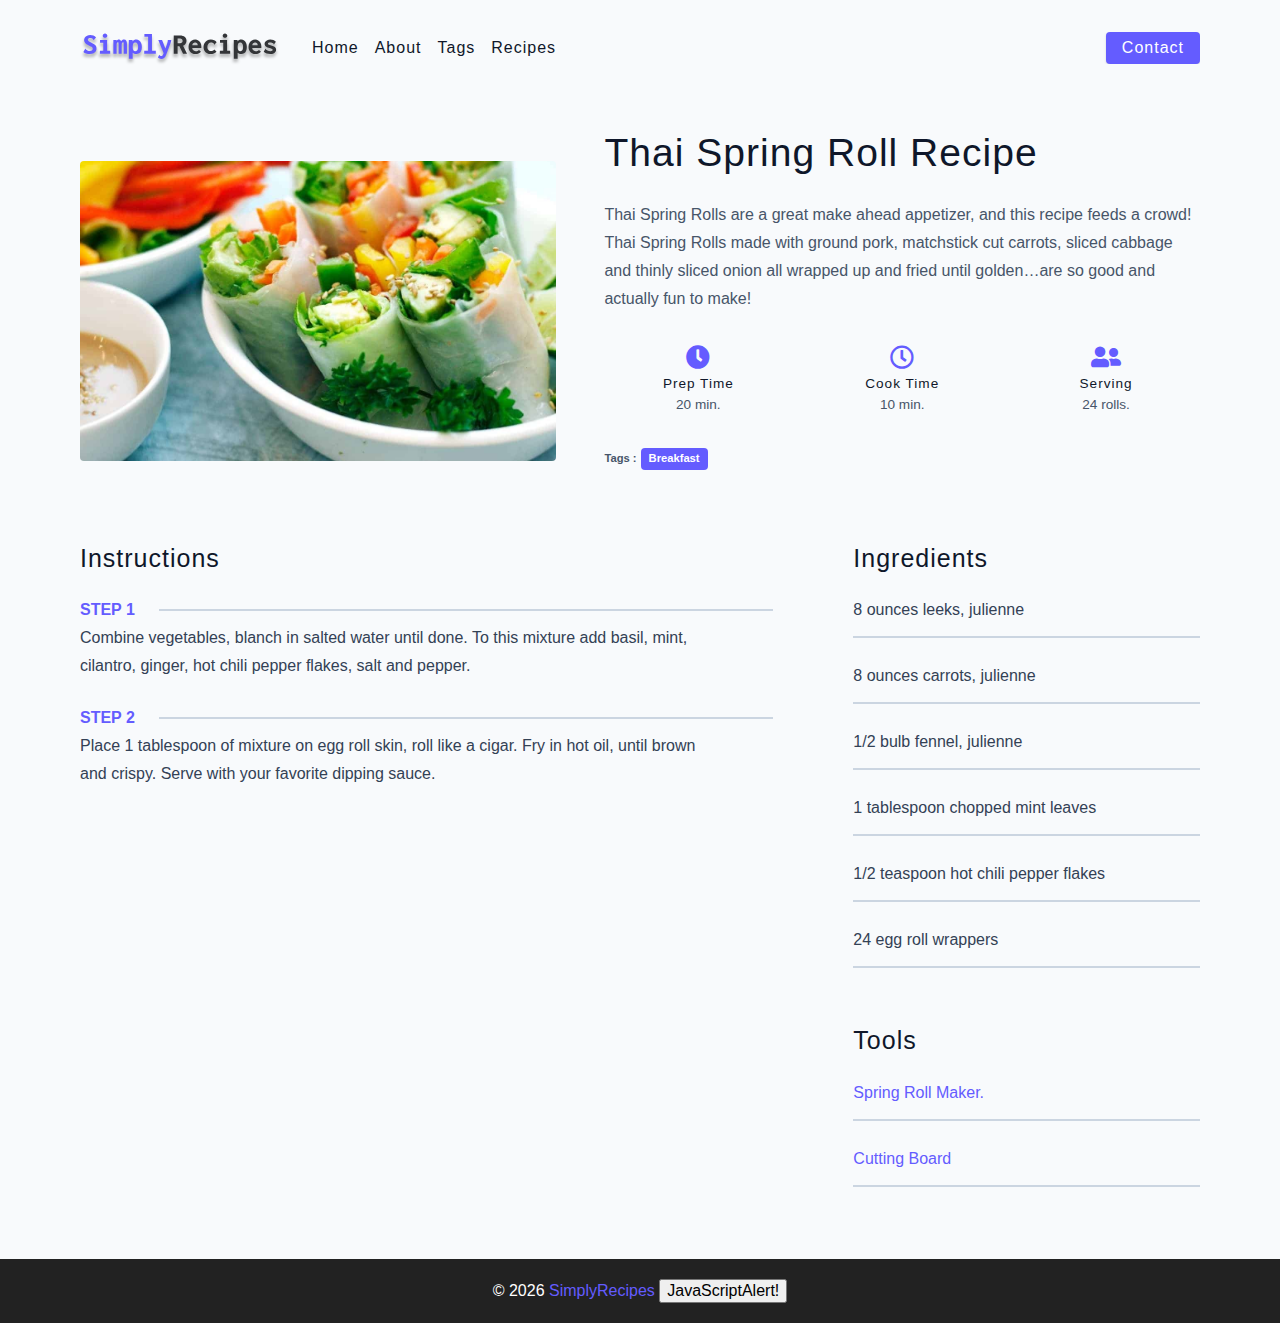
<file: food-recipies/final/thai-spring-roll-recipe.html>
<!DOCTYPE html>
<html lang="en">
  <head>
    <meta charset="UTF-8" />
    <meta http-equiv="X-UA-Compatible" content="IE=edge" />
    <meta name="viewport" content="width=device-width, initial-scale=1.0" />
    <title>Single Recipe || Final</title>
    <!-- favicon -->
    <link rel="shortcut icon" href="./assets/favicon.ico" type="image/x-icon" />
    <!-- normalize -->
    <link rel="stylesheet" href="./css/normalize.css" />
    <!-- font-awesome -->
    <link
      rel="stylesheet"
      href="https://cdnjs.cloudflare.com/ajax/libs/font-awesome/5.14.0/css/all.min.css"
    />
    <!-- main css -->
    <link rel="stylesheet" href="./css/main.css" />
  </head>
  <body>
    <!-- nav  -->
    <nav class="navbar">
      <div class="nav-center">
        <div class="nav-header">
          <a href="index.html" class="nav-logo">
            <img src="./assets/logo.svg" alt="simply recipes" />
          </a>
          <button class="nav-btn btn">
            <i class="fas fa-align-justify"></i>
          </button>
        </div>
        <div class="nav-links">
          <a href="index.html" class="nav-link"> home </a>
          <a href="about.html" class="nav-link"> about </a>
          <a href="tags.html" class="nav-link"> tags </a>
          <a href="recipes.html" class="nav-link"> recipes </a>

          <div class="nav-link contact-link">
            <a href="contact.html" class="btn"> contact </a>
          </div>
        </div>
      </div>
    </nav>
    <!-- end of nav -->
    <main class="page">
      <div class="recipe-page">
        <section class="recipe-hero">
          <img
            src="./assets/recipes/recipe-2.jpeg"
            class="img recipe-hero-img"
          />
          <article class="recipe-info">
            <h2>Thai Spring Roll Recipe</h2>
            <p>
              Thai Spring Rolls are a great make ahead appetizer, and this recipe feeds a crowd! 
              Thai Spring Rolls made with ground pork, matchstick cut carrots, 
              sliced cabbage and thinly sliced onion all wrapped up and fried 
              until golden…are so good and actually fun to make!
            </p>
            <div class="recipe-icons">
              <article>
                <i class="fas fa-clock"></i>
                <h5>prep time</h5>
                <p>20 min.</p>
              </article>
              <article>
                <i class="far fa-clock"></i>
                <h5>cook time</h5>
                <p>10 min.</p>
              </article>
              <article>
                <i class="fas fa-user-friends"></i>
                <h5>serving</h5>
                <p>24 rolls.</p>
              </article>
            </div>
            <p class="recipe-tags">
              Tags : 
              <a href="breakfast-tag.html">breakfast</a>

            </p>
          </article>
        </section>
        <!-- content -->
        <section class="recipe-content">
          <article>
            <h4>instructions</h4>
            <!-- single instruction -->
            <div class="single-instruction">
              <header>
                <p>step 1</p>
                <div></div>
              </header>
              <p>
                Combine vegetables, blanch in salted water until done. 
                To this mixture add basil, mint, cilantro, ginger, hot chili pepper flakes, salt and pepper. 
              </p>
            </div>
            <!-- end of single instruction -->
            <!-- single instruction -->
            <div class="single-instruction">
              <header>
                <p>step 2</p>
                <div></div>
              </header>
              <p>
                Place 1 tablespoon of mixture on egg roll skin, roll like a cigar. 
                Fry in hot oil, until brown and crispy. 
                Serve with your favorite dipping sauce.
              </p>
            </div>
            <!-- end of single instruction -->
          </article>
          <article class="second-column">
            <div>
              <h4>ingredients</h4>
              <p class="single-ingredient">8 ounces leeks, julienne</p>
              <p class="single-ingredient">8 ounces carrots, julienne</p>
              <p class="single-ingredient">1/2 bulb fennel, julienne</p>
              <p class="single-ingredient">1 tablespoon chopped mint leaves</p>
              <p class="single-ingredient">1/2 teaspoon hot chili pepper flakes</p>
              <p class="single-ingredient">24 egg roll wrappers</p>
            </div>
            <div>
              <h4>tools</h4>
              <p class="single-tool">Spring roll maker.</p>
              <p class="single-tool">Cutting Board</p>
            </div>
          </article>
        </section>
      </div>
    </main>
    <!-- footer -->
    <footer class="page-footer">
      <p>
        &copy; <span id="date"></span>
        <span class="footer-logo">SimplyRecipes</span>
        <button type="button" onclick="javascript:alert('Alert from JavaScript!')">JavaScriptAlert!</button>
    </footer>
    <script src="./js/app.js"></script>
  </body>
</html>
</file>
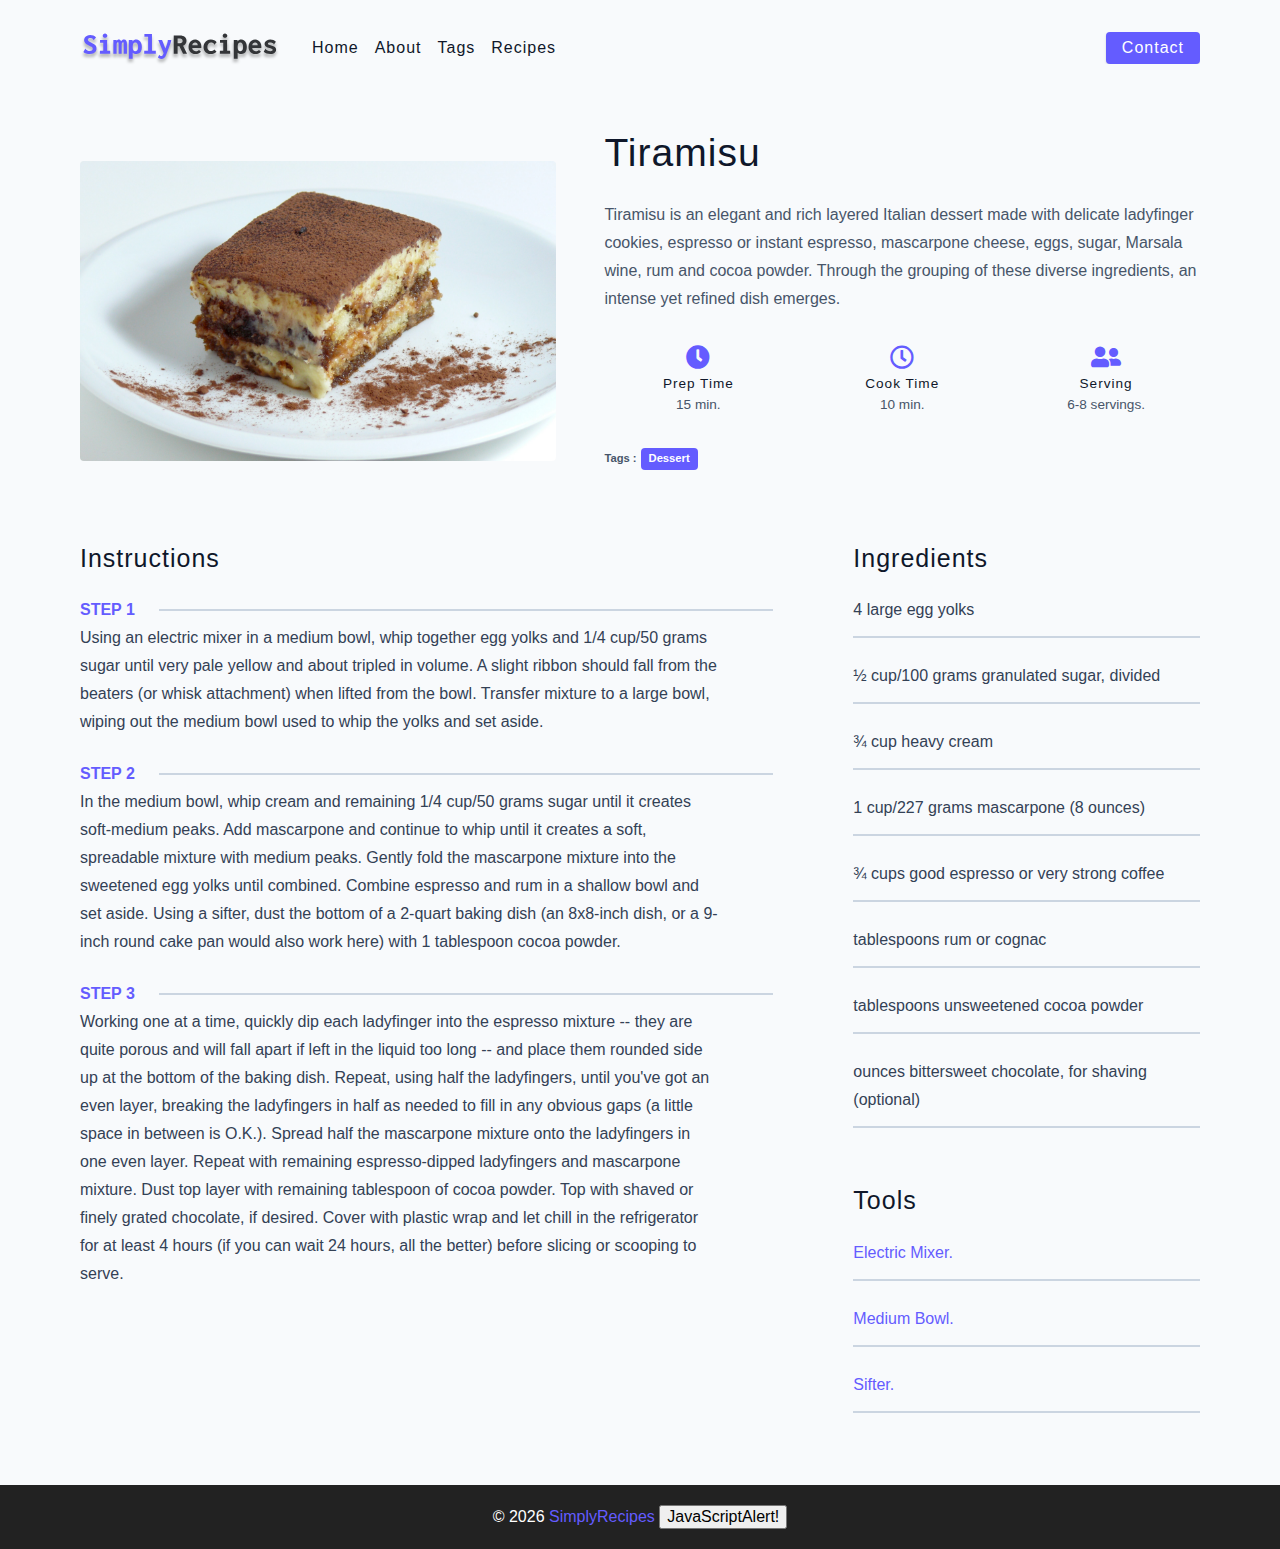
<file: food-recipies/final/tiramisu-recipe.html>
<!DOCTYPE html>
<html lang="en">
  <head>
    <meta charset="UTF-8" />
    <meta http-equiv="X-UA-Compatible" content="IE=edge" />
    <meta name="viewport" content="width=device-width, initial-scale=1.0" />
    <title>Single Recipe || Final</title>
    <!-- favicon -->
    <link rel="shortcut icon" href="./assets/favicon.ico" type="image/x-icon" />
    <!-- normalize -->
    <link rel="stylesheet" href="./css/normalize.css" />
    <!-- font-awesome -->
    <link
      rel="stylesheet"
      href="https://cdnjs.cloudflare.com/ajax/libs/font-awesome/5.14.0/css/all.min.css"
    />
    <!-- main css -->
    <link rel="stylesheet" href="./css/main.css" />
  </head>
  <body>
    <!-- nav  -->
    <nav class="navbar">
      <div class="nav-center">
        <div class="nav-header">
          <a href="index.html" class="nav-logo">
            <img src="./assets/logo.svg" alt="simply recipes" />
          </a>
          <button class="nav-btn btn">
            <i class="fas fa-align-justify"></i>
          </button>
        </div>
        <div class="nav-links">
          <a href="index.html" class="nav-link"> home </a>
          <a href="about.html" class="nav-link"> about </a>
          <a href="tags.html" class="nav-link"> tags </a>
          <a href="recipes.html" class="nav-link"> recipes </a>

          <div class="nav-link contact-link">
            <a href="contact.html" class="btn"> contact </a>
          </div>
        </div>
      </div>
    </nav>
    <!-- end of nav -->
    <main class="page">
      <div class="recipe-page">
        <section class="recipe-hero">
          <img
            src="./assets/recipes/recipe-5.jpeg"
            class="img recipe-hero-img"
          />
          <article class="recipe-info">
            <h2>Tiramisu</h2>
            <p>
              Tiramisu is an elegant and rich layered Italian dessert made with delicate ladyfinger cookies, espresso or instant espresso, 
              mascarpone cheese, eggs, sugar, Marsala wine, rum and cocoa powder. Through the grouping of these diverse ingredients, 
              an intense yet refined dish emerges.
            </p>
            <div class="recipe-icons">
              <article>
                <i class="fas fa-clock"></i>
                <h5>prep time</h5>
                <p>15 min.</p>
              </article>
              <article>
                <i class="far fa-clock"></i>
                <h5>cook time</h5>
                <p>10 min.</p>
              </article>
              <article>
                <i class="fas fa-user-friends"></i>
                <h5>serving</h5>
                <p>6-8 servings.</p>
              </article>
            </div>
            <p class="recipe-tags">
              Tags : 
              <a href="dessert-tag.html">dessert</a>
            </p>
          </article>
        </section>
        <!-- content -->
        <section class="recipe-content">
          <article>
            <h4>instructions</h4>
            <!-- single instruction -->
            <div class="single-instruction">
              <header>
                <p>step 1</p>
                <div></div>
              </header>
              <p>
                Using an electric mixer in a medium bowl, whip together egg yolks and 1/4 cup/50 grams sugar 
                until very pale yellow and about tripled in volume.
                A slight ribbon should fall from the beaters (or whisk attachment) when lifted from the bowl. 
                Transfer mixture to a large bowl, wiping out the medium bowl used to whip the yolks and set aside.
              </p>
            </div>
            <!-- end of single instruction -->
            <!-- single instruction -->
            <div class="single-instruction">
              <header>
                <p>step 2</p>
                <div></div>
              </header>
              <p>
                In the medium bowl, whip cream and remaining 1/4 cup/50 grams sugar until it creates soft-medium peaks. 
                Add mascarpone and continue to whip until it creates a soft, spreadable mixture with medium peaks. 
                Gently fold the mascarpone mixture into the sweetened egg yolks until combined.
                Combine espresso and rum in a shallow bowl and set aside.
                Using a sifter, dust the bottom of a 2-quart baking dish (an 8x8-inch dish, 
                or a 9-inch round cake pan would also work here) with 1 tablespoon cocoa powder.
              </p>
            </div>
            <!-- end of single instruction -->
            <!-- single instruction -->
            <div class="single-instruction">
              <header>
                <p>step 3</p>
                <div></div>
              </header>
              <p>
                Working one at a time, quickly dip each ladyfinger into the espresso mixture -- 
                they are quite porous and will fall apart if left in the liquid too long -- 
                and place them rounded side up at the bottom of the baking dish. Repeat, using half the ladyfingers, 
                until you've got an even layer, breaking the ladyfingers in half as needed to fill in any obvious gaps 
                (a little space in between is O.K.). Spread half the mascarpone mixture onto the ladyfingers in one even layer. 
                Repeat with remaining espresso-dipped ladyfingers and mascarpone mixture.
                Dust top layer with remaining tablespoon of cocoa powder. Top with shaved or finely grated chocolate, if desired.
                Cover with plastic wrap and let chill in the refrigerator for at least 4 hours 
                (if you can wait 24 hours, all the better) before slicing or scooping to serve.
              </p>
            </div>
            <!-- end of single instruction -->
          </article>
          <article class="second-column">
            <div>
              <h4>ingredients</h4>
              <p class="single-ingredient">4 large egg yolks</p>
              <p class="single-ingredient">½ cup/100 grams granulated sugar, divided</p>
              <p class="single-ingredient">¾ cup heavy cream</p>
              <p class="single-ingredient">1 cup/227 grams mascarpone (8 ounces)</p>
              <p class="single-ingredient">¾ cups good espresso or very strong coffee</p>
              <p class="single-ingredient">tablespoons rum or cognac</p>
              <p class="single-ingredient">tablespoons unsweetened cocoa powder</p>
              <p class="single-ingredient">ounces bittersweet chocolate, for shaving (optional)</p>
            </div>
            <div>
              <h4>tools</h4>
              <p class="single-tool">Electric mixer.</p>
              <p class="single-tool">Medium bowl.</p>
              <p class="single-tool">Sifter.</p>
            </div>
          </article>
        </section>
      </div>
    </main>
    <!-- footer -->
    <footer class="page-footer">
      <p>
        &copy; <span id="date"></span>
        <span class="footer-logo">SimplyRecipes</span>
        <button type="button" onclick="javascript:alert('Alert from JavaScript!')">JavaScriptAlert!</button>
    </footer>
    <script src="./js/app.js"></script>
  </body>
</html>
</file>
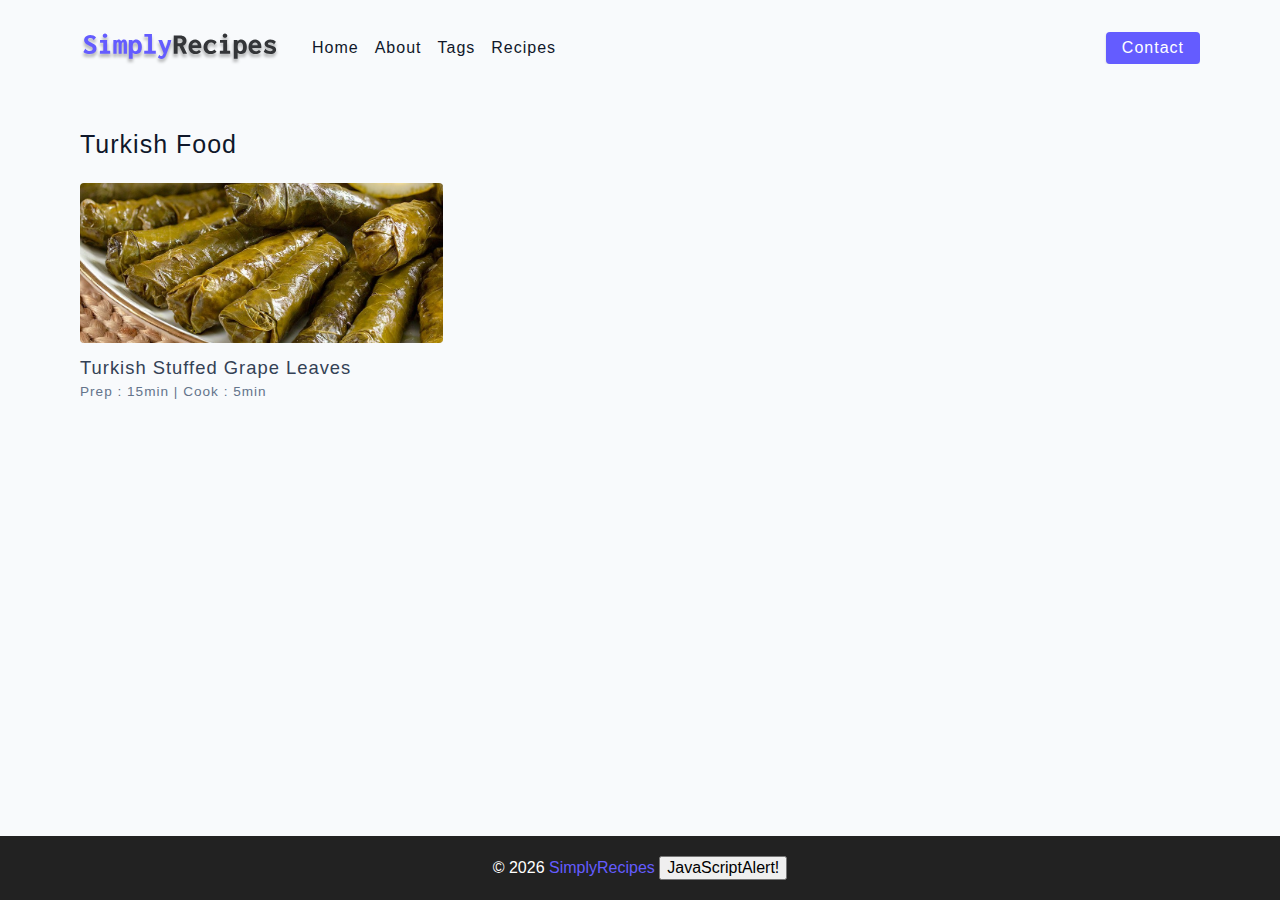
<file: food-recipies/final/turkish-food-tag.html>
<!DOCTYPE html>
<html lang="en">
  <head>
    <meta charset="UTF-8" />
    <meta http-equiv="X-UA-Compatible" content="IE=edge" />
    <meta name="viewport" content="width=device-width, initial-scale=1.0" />
    <title>Recipe Template || Final</title>
    <!-- favicon -->
    <link rel="shortcut icon" href="./assets/favicon.ico" type="image/x-icon" />
    <!-- normalize -->
    <link rel="stylesheet" href="./css/normalize.css" />
    <!-- font-awesome -->
    <link
      rel="stylesheet"
      href="https://cdnjs.cloudflare.com/ajax/libs/font-awesome/5.14.0/css/all.min.css"
    />
    <!-- main css -->
    <link rel="stylesheet" href="./css/main.css" />
  </head>
  <body>
    <!-- nav  -->
    <nav class="navbar">
      <div class="nav-center">
        <div class="nav-header">
          <a href="index.html" class="nav-logo">
            <img src="./assets/logo.svg" alt="simply recipes" />
          </a>
          <button class="nav-btn btn">
            <i class="fas fa-align-justify"></i>
          </button>
        </div>
        <div class="nav-links">
          <a href="index.html" class="nav-link"> home </a>
          <a href="about.html" class="nav-link"> about </a>
          <a href="tags.html" class="nav-link"> tags </a>
          <a href="recipes.html" class="nav-link"> recipes </a>

          <div class="nav-link contact-link">
            <a href="contact.html" class="btn"> contact </a>
          </div>
        </div>
      </div>
    </nav>
    <!-- end of nav -->
    <main class="page">
      <div class="featured-recipes">
        <h4>Turkish Food</h4>
          <!-- recipes list -->
        <div class="recipes-list">
          <!-- single recipe -->
          <a href="turkish-stuffed-grape-leaves-recipe.html" class="recipe">
            <img
              src="./assets/recipes/recipe-3.jpeg"
              class="img recipe-img"
              alt=""
            />
            <h5>Turkish Stuffed Grape Leaves</h5>
            <p>Prep : 15min | Cook : 5min</p>
          </a>
          <!-- end of single recipe -->
        </div>
        <!-- end of recipe list -->
      </div>
          
    </main>
    <!-- footer -->
    <footer class="page-footer">
      <p>
        &copy; <span id="date"></span>
        <span class="footer-logo">SimplyRecipes</span>
        <button type="button" onclick="javascript:alert('Alert from JavaScript!')">JavaScriptAlert!</button>
      </p>
    </footer>
    <script src="./js/app.js"></script>
  </body>
</html>
</file>
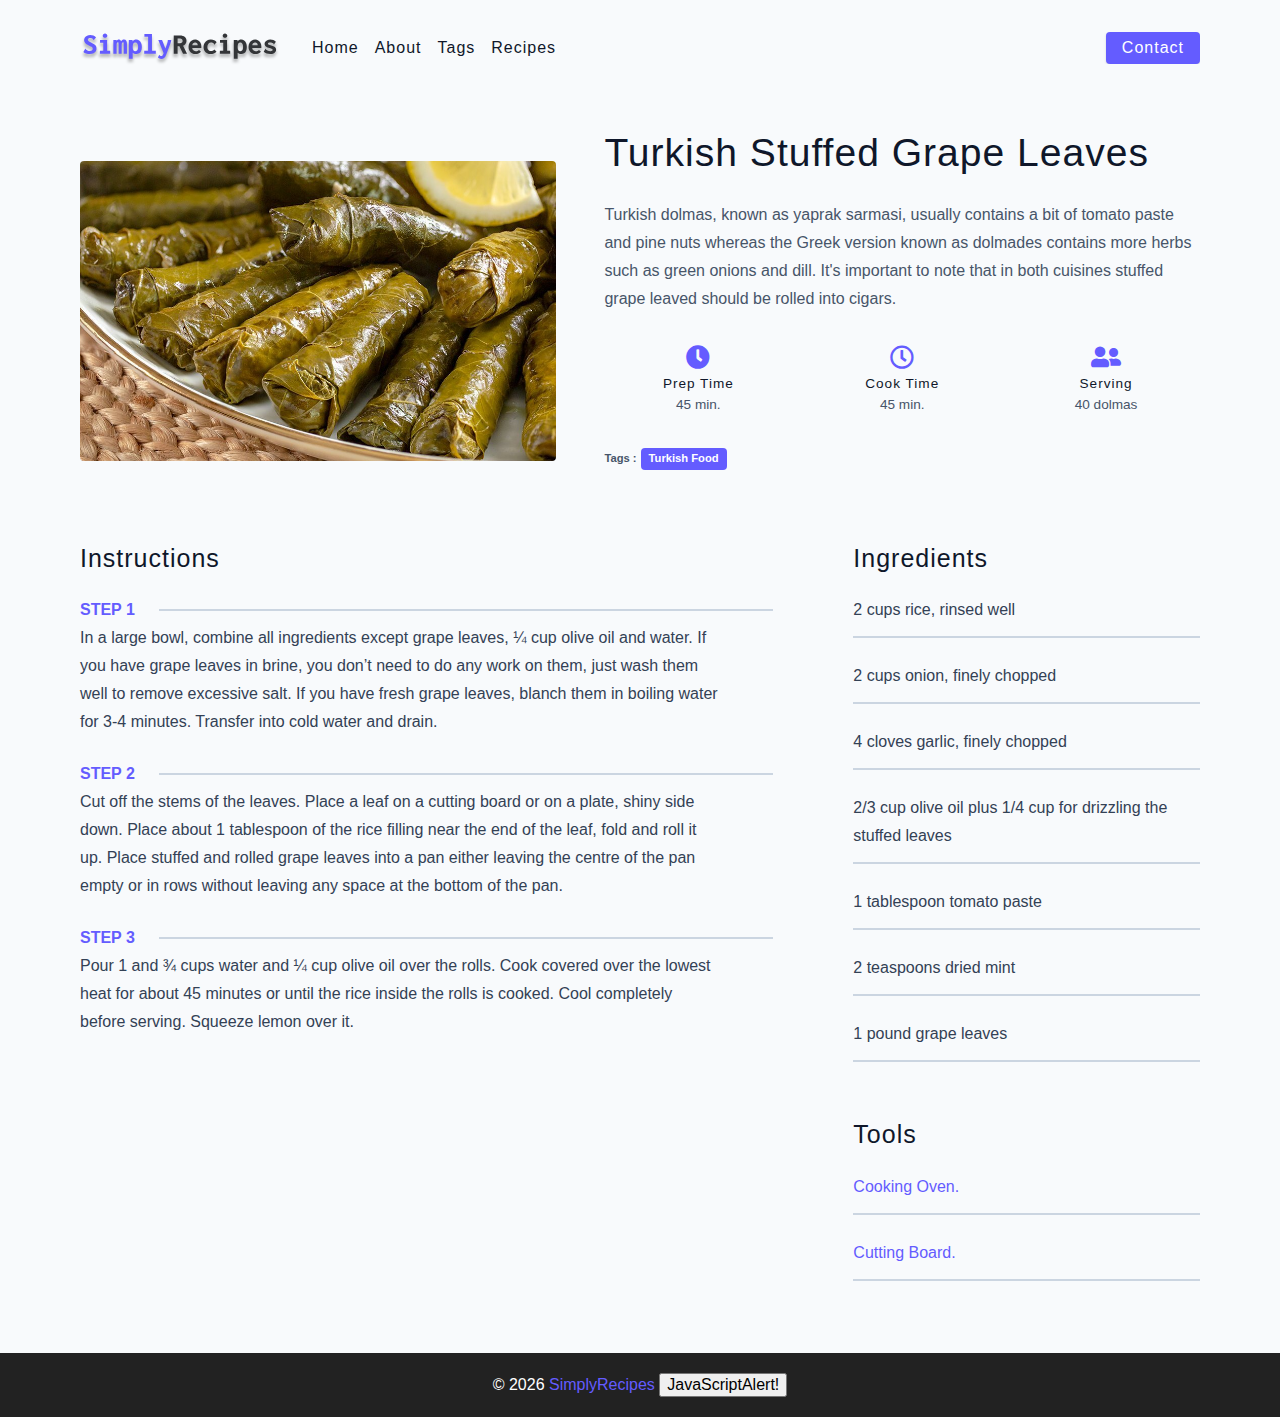
<file: food-recipies/final/turkish-stuffed-grape-leaves-recipe.html>
<!DOCTYPE html>
<html lang="en">
  <head>
    <meta charset="UTF-8" />
    <meta http-equiv="X-UA-Compatible" content="IE=edge" />
    <meta name="viewport" content="width=device-width, initial-scale=1.0" />
    <title>Single Recipe || Final</title>
    <!-- favicon -->
    <link rel="shortcut icon" href="./assets/favicon.ico" type="image/x-icon" />
    <!-- normalize -->
    <link rel="stylesheet" href="./css/normalize.css" />
    <!-- font-awesome -->
    <link
      rel="stylesheet"
      href="https://cdnjs.cloudflare.com/ajax/libs/font-awesome/5.14.0/css/all.min.css"
    />
    <!-- main css -->
    <link rel="stylesheet" href="./css/main.css" />
  </head>
  <body>
    <!-- nav  -->
    <nav class="navbar">
      <div class="nav-center">
        <div class="nav-header">
          <a href="index.html" class="nav-logo">
            <img src="./assets/logo.svg" alt="simply recipes" />
          </a>
          <button class="nav-btn btn">
            <i class="fas fa-align-justify"></i>
          </button>
        </div>
        <div class="nav-links">
          <a href="index.html" class="nav-link"> home </a>
          <a href="about.html" class="nav-link"> about </a>
          <a href="tags.html" class="nav-link"> tags </a>
          <a href="recipes.html" class="nav-link"> recipes </a>

          <div class="nav-link contact-link">
            <a href="contact.html" class="btn"> contact </a>
          </div>
        </div>
      </div>
    </nav>
    <!-- end of nav -->
    <main class="page">
      <div class="recipe-page">
        <section class="recipe-hero">
          <img
            src="./assets/recipes/recipe-3.jpeg"
            class="img recipe-hero-img"
          />
          <article class="recipe-info">
            <h2>Turkish Stuffed Grape Leaves</h2>
            <p>
              Turkish dolmas, known as yaprak sarmasi, 
              usually contains a bit of tomato paste and pine nuts whereas the Greek version known as dolmades 
              contains more herbs such as green onions and dill. 
              It's important to note that in both cuisines stuffed grape leaved should be rolled into cigars.
            </p>
            <div class="recipe-icons">
              <article>
                <i class="fas fa-clock"></i>
                <h5>prep time</h5>
                <p>45 min.</p>
              </article>
              <article>
                <i class="far fa-clock"></i>
                <h5>cook time</h5>
                <p>45 min.</p>
              </article>
              <article>
                <i class="fas fa-user-friends"></i>
                <h5>serving</h5>
                <p>40 dolmas</p>
              </article>
            </div>
            <p class="recipe-tags">
              Tags : 
              <a href="turkish-food-tag.html">turkish food</a>
            </p>
          </article>
        </section>
        <!-- content -->
        <section class="recipe-content">
          <article>
            <h4>instructions</h4>
            <!-- single instruction -->
            <div class="single-instruction">
              <header>
                <p>step 1</p>
                <div></div>
              </header>
              <p>
                In a large bowl, combine all ingredients except grape leaves, ¼ cup olive oil and water.
                If you have grape leaves in brine, you don’t need to do any work on them,  
                just wash them well to remove excessive salt. If you have fresh grape leaves, 
                blanch them in boiling water for 3-4 minutes. Transfer into cold water and drain.
              </p>
            </div>
            <!-- end of single instruction -->
            <!-- single instruction -->
            <div class="single-instruction">
              <header>
                <p>step 2</p>
                <div></div>
              </header>
              <p>
                Cut off the stems of the leaves.
                Place a leaf on a cutting board or on a plate, shiny side down. 
                Place about 1 tablespoon of the rice filling near the end of the leaf, fold and roll it up.
                Place stuffed and rolled grape leaves into a pan either leaving the centre of the pan empty 
                or in rows without leaving any space at the bottom of the pan.
              </p>
            </div>
            <!-- end of single instruction -->
            <!-- single instruction -->
            <div class="single-instruction">
              <header>
                <p>step 3</p>
                <div></div>
              </header>
              <p>
                Pour 1 and ¾ cups water and ¼ cup olive oil over the rolls.
                Cook covered over the lowest heat for about 45 minutes or until the rice inside the rolls is cooked.
                Cool completely before serving.
                Squeeze lemon over it.
              </p>
            </div>
            <!-- end of single instruction -->
          </article>
          <article class="second-column">
            <div>
              <h4>ingredients</h4>
              <p class="single-ingredient">2 cups rice, rinsed well</p>
              <p class="single-ingredient">2 cups onion, finely chopped</p>
              <p class="single-ingredient">4 cloves garlic, finely chopped</p>
              <p class="single-ingredient">2/3 cup olive oil plus 1/4 cup for drizzling the stuffed leaves</p>
              <p class="single-ingredient">1 tablespoon tomato paste</p>
              <p class="single-ingredient">2 teaspoons dried mint</p>
              <p class="single-ingredient">1 pound grape leaves</p>
            </div>
            <div>
              <h4>tools</h4>
              <p class="single-tool">Cooking oven.</p>
              <p class="single-tool">Cutting Board.</p>
            </div>
          </article>
        </section>
      </div>
    </main>
    <!-- footer -->
    <footer class="page-footer">
      <p>
        &copy; <span id="date"></span>
        <span class="footer-logo">SimplyRecipes</span>
        <button type="button" onclick="javascript:alert('Alert from JavaScript!')">JavaScriptAlert!</button>
    </footer>
    <script src="./js/app.js"></script>
  </body>
</html>
</file>
<file: food-recipies/final/css/main.css>
*,
::after,
::before {
  box-sizing: border-box;
}
/* fonts */

@import url('https://fonts.googleapis.com/css2?family=Roboto:wght@400;500;600&family=Montserrat&display=swap');
html {
  font-size: 100%;
} /*16px*/

:root {
  /* colors */
  --primary-100: #e2e0ff;
  --primary-200: #c1beff;
  --primary-300: #a29dff;
  --primary-400: #837dff;
  --primary-500: #645cff;
  --primary-600: #504acc;
  --primary-700: #3c3799;
  --primary-800: #282566;
  --primary-900: #141233;

  /* grey */
  --grey-50: #f8fafc;
  --grey-100: #f1f5f9;
  --grey-200: #e2e8f0;
  --grey-300: #cbd5e1;
  --grey-400: #94a3b8;
  --grey-500: #64748b;
  --grey-600: #475569;
  --grey-700: #334155;
  --grey-800: #1e293b;
  --grey-900: #0f172a;
  /* rest of the colors */
  --black: #222;
  --white: #fff;
  --red-light: #f8d7da;
  --red-dark: #842029;
  --green-light: #d1e7dd;
  --green-dark: #0f5132;

  /* fonts  */
  --headingFont: 'Roboto', sans-serif;
  --bodyFont: 'Nunito', sans-serif;
  --smallText: 0.7em;
  /* rest of the vars */
  --backgroundColor: var(--grey-50);
  --textColor: var(--grey-900);
  --borderRadius: 0.25rem;
  --letterSpacing: 1px;
  --transition: 0.3s ease-in-out all;
  --max-width: 1120px;
  --fixed-width: 600px;

  /* box shadow*/
  --shadow-1: 0 1px 3px 0 rgba(0, 0, 0, 0.1), 0 1px 2px 0 rgba(0, 0, 0, 0.06);
  --shadow-2: 0 4px 6px -1px rgba(0, 0, 0, 0.1),
    0 2px 4px -1px rgba(0, 0, 0, 0.06);
  --shadow-3: 0 10px 15px -3px rgba(0, 0, 0, 0.1),
    0 4px 6px -2px rgba(0, 0, 0, 0.05);
  --shadow-4: 0 20px 25px -5px rgba(0, 0, 0, 0.1),
    0 10px 10px -5px rgba(0, 0, 0, 0.04);
}

body {
  background: var(--backgroundColor);
  font-family: var(--bodyFont);
  font-weight: 400;
  line-height: 1.75;
  color: var(--textColor);
}

p {
  margin-top: 0;
  margin-bottom: 1.5rem;
  max-width: 40em;
}

h1,
h2,
h3,
h4,
h5 {
  margin: 0;
  margin-bottom: 1.38rem;
  font-family: var(--headingFont);
  font-weight: 400;
  line-height: 1.3;
  text-transform: capitalize;
  letter-spacing: var(--letterSpacing);
}

h1 {
  margin-top: 0;
  font-size: 3.052rem;
}

h2 {
  font-size: 2.441rem;
}

h3 {
  font-size: 1.953rem;
}

h4 {
  font-size: 1.563rem;
}

h5 {
  font-size: 1.25rem;
}

small,
.text-small {
  font-size: var(--smallText);
}

a {
  text-decoration: none;
}
ul {
  list-style-type: none;
  padding: 0;
}

.img {
  width: 100%;
  display: block;
  object-fit: cover;
}
/* buttons */

.btn {
  cursor: pointer;
  color: var(--white);
  background: var(--primary-500);
  border: transparent;
  border-radius: var(--borderRadius);
  letter-spacing: var(--letterSpacing);
  padding: 0.375rem 0.75rem;
  box-shadow: var(--shadow-1);
  transition: var(--transtion);
  text-transform: capitalize;
  display: inline-block;
}
.btn:hover {
  background: var(--primary-700);
  box-shadow: var(--shadow-3);
}
.btn-hipster {
  color: var(--primary-500);
  background: var(--primary-200);
}
.btn-hipster:hover {
  color: var(--primary-200);
  background: var(--primary-700);
}
.btn-block {
  width: 100%;
}

/* alerts */
.alert {
  padding: 0.375rem 0.75rem;
  margin-bottom: 1rem;
  border-color: transparent;
  border-radius: var(--borderRadius);
}

.alert-danger {
  color: var(--red-dark);
  background: var(--red-light);
}
.alert-success {
  color: var(--green-dark);
  background: var(--green-light);
}
/* form */

.form {
  width: 90vw;
  max-width: var(--fixed-width);
  background: var(--white);
  border-radius: var(--borderRadius);
  box-shadow: var(--shadow-2);
  padding: 2rem 2.5rem;
  margin: 3rem auto;
}
.form-label {
  display: block;
  font-size: var(--smallText);
  margin-bottom: 0.5rem;
  text-transform: capitalize;
  letter-spacing: var(--letterSpacing);
}
.form-input,
.form-textarea {
  width: 100%;
  padding: 0.375rem 0.75rem;
  border-radius: var(--borderRadius);
  background: var(--backgroundColor);
  border: 1px solid var(--grey-200);
}

.form-row {
  margin-bottom: 1rem;
}

.form-textarea {
  height: 7rem;
}
::placeholder {
  font-family: inherit;
  color: var(--grey-400);
}
.form-alert {
  color: var(--red-dark);
  letter-spacing: var(--letterSpacing);
  text-transform: capitalize;
}
/* alert */

@keyframes spinner {
  to {
    transform: rotate(360deg);
  }
}

.loading {
  width: 6rem;
  height: 6rem;
  border: 5px solid var(--grey-400);
  border-radius: 50%;
  border-top-color: var(--primary-500);
  animation: spinner 0.6s linear infinite;
}
.loading {
  margin: 0 auto;
}
/* title */

.title {
  text-align: center;
}

.title-underline {
  background: var(--primary-500);
  width: 7rem;
  height: 0.25rem;
  margin: 0 auto;
  margin-top: -1rem;
}

/*
=============== 
Navbar
===============
*/

.navbar {
  display: flex;
  align-items: center;
  justify-content: center;
}
.nav-center {
  width: 90vw;
  max-width: var(--max-width);
}
.nav-header {
  height: 6rem;
  display: flex;
  justify-content: space-between;
  align-items: center;
}
.nav-header img {
  width: 200px;
}
.nav-logo {
  display: flex;
  align-items: flex-end;
}

.nav-btn {
  padding: 0.15rem 0.75rem;
}
.nav-btn i {
  font-size: 1.25rem;
}
.nav-links {
  height: 0;
  overflow: hidden;
  display: flex;
  flex-direction: column;
  transition: var(--transition);
}
.show-links {
  height: 23.9375rem;
}

.nav-link {
  display: block;
  text-align: center;
  font-size: 1.25rem;
  text-transform: capitalize;
  color: var(--grey-900);
  letter-spacing: var(--letterSpacing);
  padding: 1rem 0;
  border-top: 1px solid var(--grey-500);
  transition: var(--transition);
}
.nav-link:hover {
  color: var(--primary-500);
}

.contact-link a {
  padding: 0.15rem 1rem;
}

@media screen and (min-width: 992px) {
  .navbar {
    height: 6rem;
  }
  .nav-center {
    display: flex;
    align-items: center;
  }
  .nav-header {
    padding: 0;
    margin-right: 2rem;
    height: auto;
  }

  .nav-btn {
    display: none;
  }
  .nav-links {
    height: auto !important;
    flex-direction: row;
    align-items: center;
    width: 100%;
  }
  .nav-link {
    padding: 0;
    border-top: none;
    margin-right: 1rem;
    font-size: 1rem;
  }
  .contact-link {
    margin-right: 0;
    margin-left: auto;
  }
}
/*
=============== 
Page
===============
*/

.page {
  width: 90vw;
  max-width: var(--max-width);
  margin: 0 auto;
}
.page {
  padding-top: 2rem;
  min-height: calc(100vh - (6rem + 4rem));
}
/*
=============== 
Footer
===============
*/

.page-footer {
  text-align: center;
  height: 4rem;
  display: flex;
  align-items: center;
  justify-content: center;
  background: var(--black);
  color: var(--white);
}
.page-footer h5 {
  margin-top: 0;
  margin-bottom: 0;
}
.page-footer p {
  margin-bottom: 0;
}
.page-footer .footer-logo,
.page-footer a {
  color: var(--primary-500);
}
/*
=============== 
Hero
===============
*/

.hero {
  height: 40vh;
  position: relative;
  margin-bottom: 2rem;
  background: url('../assets/main.jpeg') center/cover no-repeat;
  border-radius: var(--borderRadius);
}
.hero-container {
  position: absolute;
  top: 0;
  left: 0;
  width: 100%;
  height: 100%;
  display: flex;
  align-items: center;
  justify-content: center;
  background: rgba(0, 0, 0, 0.4);
  border-radius: var(--borderRadius);
}
.hero-text {
  color: var(--white);
  text-align: center;
}

@media only screen and (min-width: 768px) {
  .hero-text h1 {
    font-size: 4rem;
    margin-bottom: 0;
  }
}

/*
=============== 
Recipes 
===============
*/

.recipes-container {
  display: grid;
  gap: 2rem 1rem;
}

.recipes-list {
  display: grid;
  gap: 2rem 1rem;
  padding-bottom: 3rem;
}
.tags-container {
  order: 1;
  display: flex;
  flex-direction: column;
  padding-bottom: 3rem;
  /* background: blue; */
}
.tags-container h4 {
  margin-bottom: 0.5rem;
  font-weight: 500;
}
.tags-list {
  display: grid;
  grid-template-columns: 1fr 1fr 1fr;
}
.tags-list a {
  text-transform: capitalize;
  display: block;
  color: var(--grey-500);
  transition: var(--transition);
}
.tags-list a:hover {
  color: var(--primary-500);
}
.recipe {
  display: block;
}
.recipe-img {
  height: 15rem;
  border-radius: var(--borderRadius);
  margin-bottom: 1rem;
}
.recipe h5 {
  margin-bottom: 0;
  margin-top: 0.25rem;
  line-height: 1;
  color: var(--grey-700);
}
.recipe p {
  margin-bottom: 0;
  line-height: 1;
  color: var(--grey-500);
  margin-top: 0.5rem;
  letter-spacing: var(--letterSpacing);
}
@media screen and (min-width: 576px) {
  .recipes-list {
    grid-template-columns: 1fr 1fr;
  }
  .recipe-img {
    height: 10rem;
  }
}

@media screen and (min-width: 992px) {
  .recipes-container {
    grid-template-columns: 200px 1fr;
    gap: 1rem;
  }
  .recipes-list {
    grid-template-columns: 1fr 1fr;
  }

  .recipe p {
    font-size: 0.85rem;
  }
  .tags-container {
    order: 0;
    /* background: blue; */
  }
  .tags-list {
    display: grid;
    grid-template-columns: 1fr;
  }
}

@media screen and (min-width: 1200px) {
  .recipe h5 {
    font-size: 1.15rem;
  }
  .recipes-list {
    grid-template-columns: 1fr 1fr 1fr;
  }
}
/*
=============== 
Error
===============
*/
.error-page {
  text-align: center;
  padding-top: 5rem;
}
.error-page h1 {
  font-size: 9rem;
}
/*
=============== 
About Page
===============
*/

.about-page h2 {
  text-transform: none;
  font-weight: bold;
}
.about-page {
  display: grid;
  gap: 2rem 4rem;
  padding-bottom: 3rem;
}
.about-img {
  border-radius: var(--borderRadius);
  height: 300px;
}

@media screen and (min-width: 992px) {
  .about-page {
    grid-template-columns: 1fr 1fr;
    grid-template-rows: 400px;
    align-items: center;
  }
  .about-img {
    height: 100%;
  }
}

.featured-title {
  text-align: center;
}
/*
=============== 
Contact Page
===============
*/
.contact-form {
  width: 100%;
  margin: 0;
}
.contact-container {
  display: grid;
  gap: 2rem 3rem;
  padding-bottom: 3rem;
}
@media screen and (min-width: 992px) {
  .contact-container {
    grid-template-columns: 1fr 450px;
    align-items: center;
  }
}

/*
=============== 
Tags Page
===============
*/

.tags-wrapper {
  display: grid;
  gap: 2rem;
  padding-bottom: 3rem;
}
.tag {
  background: var(--grey-500);
  border-radius: var(--borderRadius);
  text-align: center;
  color: var(--white);
  transition: var(--transition);
  padding: 0.75rem 0;
}
.tag:hover {
  background: var(--primary-500);
}
.tag h5,
.tag p {
  margin-bottom: 0;
}
.tag h5 {
  font-weight: 600;
}
@media screen and (min-width: 576px) {
  .tags-wrapper {
    grid-template-columns: 1fr 1fr;
  }
}
@media screen and (min-width: 992px) {
  .tags-wrapper {
    grid-template-columns: 1fr 1fr 1fr;
  }
}

/*
=============== 
Recipe Template
===============
*/

.recipe-hero {
  display: grid;
  gap: 3rem;
}

.recipe-hero-img {
  height: 300px;
  border-radius: var(--borderRadius);
}
.recipe-info p {
  color: var(--grey-600);
}
.recipe-icons {
  display: grid;
  grid-template-columns: repeat(3, 1fr);
  gap: 1rem;
  margin: 2rem 0;
  text-align: center;
}
.recipe-icons i {
  font-size: 1.5rem;
  color: var(--primary-500);
}
.recipe-icons h5,
.recipe-icons p {
  margin-bottom: 0;
  font-size: 0.85em;
}

.recipe-icons p {
  color: var(--grey-600);
}
.recipe-tags {
  display: flex;
  align-items: center;
  flex-wrap: wrap;
  font-size: 0.7em;
  font-weight: 600;
}
.recipe-tags a {
  background: var(--primary-500);
  border-radius: var(--borderRadius);
  color: var(--white);
  padding: 0.05rem 0.5rem;
  margin: 0 0.25rem;
  text-transform: capitalize;
}
@media screen and (min-width: 992px) {
  .recipe-hero {
    grid-template-columns: 4fr 5fr;
    align-items: center;
  }
}
.recipe-content {
  padding: 3rem 0;
  display: grid;
  gap: 2rem 5rem;
}
@media screen and (min-width: 992px) {
  .recipe-content {
    grid-template-columns: 2fr 1fr;
  }
}
.single-instruction header {
  display: grid;
  grid-template-columns: auto 1fr;
  gap: 1.5rem;
  align-items: center;
}
.single-instruction header p {
  text-transform: uppercase;
  font-weight: 600;
  color: var(--primary-500);
  margin-bottom: 0;
}
.single-instruction > p {
  color: var(--grey-700);
}

.single-instruction header div {
  height: 2px;
  background: var(--grey-300);
}

.second-column {
  display: grid;
  row-gap: 2rem;
}

.single-ingredient {
  border-bottom: 2px solid var(--grey-300);
  padding-bottom: 0.75rem;
  color: var(--grey-700);
}
.single-tool {
  border-bottom: 2px solid var(--grey-300);
  padding-bottom: 0.75rem;
  color: var(--primary-500);
  text-transform: capitalize;
}
.dropbtn {
  background-color: #04AA6D;
  color: white;
  padding: 16px;
  font-size: 16px;
  border: none;
}

.dropdown {
  position: relative;
  display: inline-block;
}

.dropdown-content {
  display: none;
  position: absolute;
  background-color: #f1f1f1;
  min-width: 160px;
  box-shadow: 0px 8px 16px 0px rgba(0,0,0,0.2);
  z-index: 1;
}

.dropdown-content a {
  color: black;
  padding: 12px 16px;
  text-decoration: none;
  display: block;
}

.dropdown-content a:hover {background-color: #ddd;}

.dropdown:hover .dropdown-content {display: block;}

.dropdown:hover .dropbtn {background-color: #3e8e41;}
</file>
<file: food-recipies/final/css/specialdivision.css>
div#specialdivision
{
  background:#eecb6c;
  text-align: center;
  color: brown;
  margin: 15px;
  font-size: 15;
  font-family: 'Times New Roman';
}
</file>
